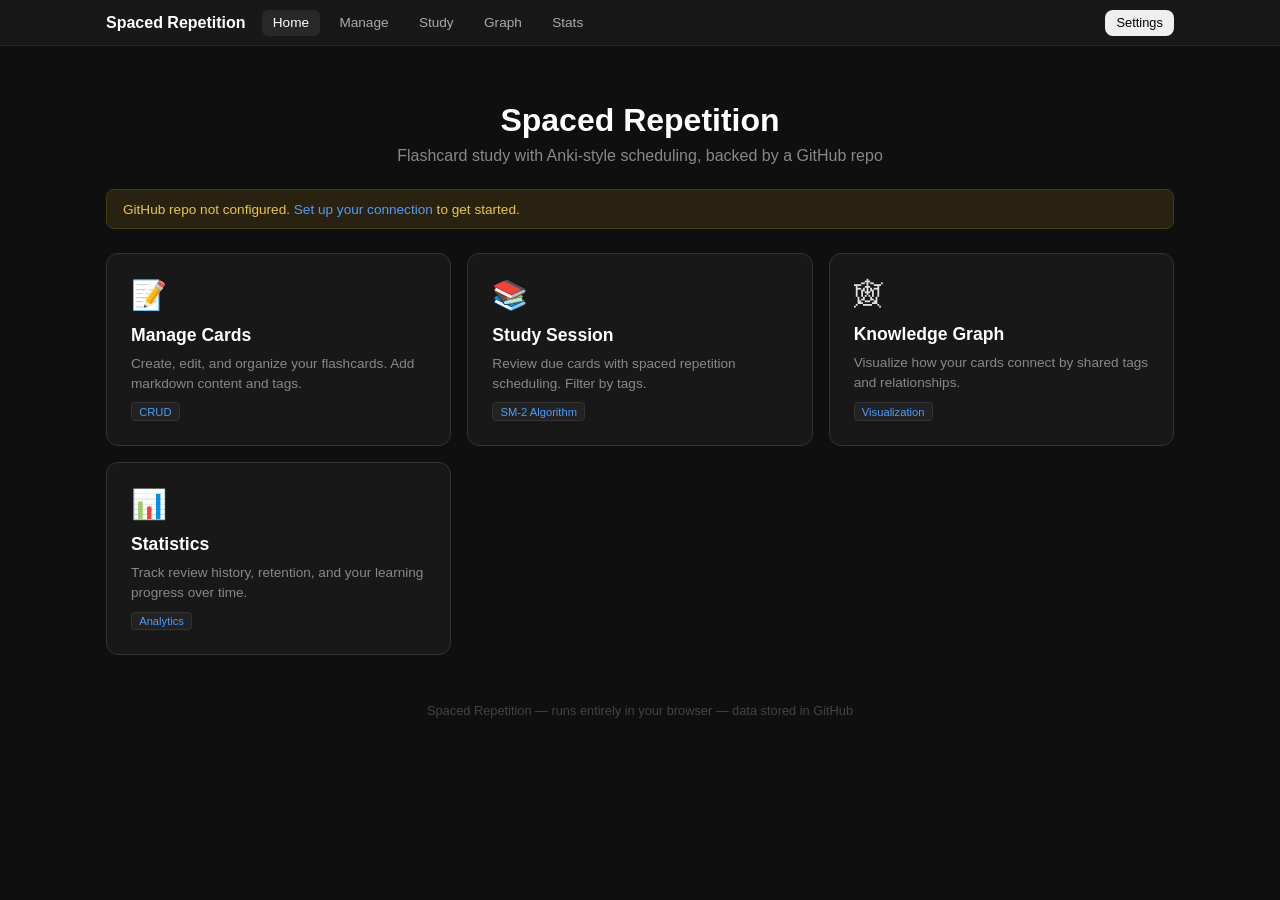
<file: index.html>
<!DOCTYPE html>
<html lang="en">
<head>
  <meta charset="UTF-8">
  <meta name="viewport" content="width=device-width, initial-scale=1.0">
  <title>Spaced Repetition</title>
  <link rel="stylesheet" href="shared.css">
</head>
<body>

<nav class="nav">
  <div class="nav-inner">
    <a href="index.html" class="nav-brand">Spaced Repetition</a>
    <div class="nav-links">
      <a href="index.html" class="active">Home</a>
      <a href="manage.html">Manage</a>
      <a href="study.html">Study</a>
      <a href="graph.html">Graph</a>
      <a href="stats.html">Stats</a>
    </div>
    <div class="nav-right">
      <button class="btn btn-sm" id="settingsBtn" onclick="toggleSettingsModal()">Settings</button>
    </div>
  </div>
</nav>

<div class="container">
  <div style="text-align:center;padding:2.5rem 1rem 1.5rem">
    <h1 style="font-size:2rem;font-weight:700;color:#fff">Spaced Repetition</h1>
    <p style="color:#888;margin-top:.5rem">Flashcard study with Anki-style scheduling, backed by a GitHub repo</p>
  </div>

  <div id="settingsBanner" class="banner banner-warning hidden">
    GitHub repo not configured. <a href="javascript:void(0)" onclick="toggleSettingsModal()">Set up your connection</a> to get started.
  </div>

  <div id="statsSection" class="hidden">
    <div class="stats-grid" id="statsGrid">
      <div class="stat-card">
        <div class="stat-value" id="statTotal">0</div>
        <div class="stat-label">Total Cards</div>
      </div>
      <div class="stat-card">
        <div class="stat-value" id="statDue" style="color:#e8c840">0</div>
        <div class="stat-label">Due Now</div>
      </div>
      <div class="stat-card">
        <div class="stat-value" id="statLearning" style="color:#e8a23a">0</div>
        <div class="stat-label">Learning</div>
      </div>
      <div class="stat-card">
        <div class="stat-value" id="statNew" style="color:#4a9eff">0</div>
        <div class="stat-label">New Today</div>
      </div>
      <div class="stat-card">
        <div class="stat-value" id="statMastered" style="color:#2ecc71">0</div>
        <div class="stat-label">Mastered (21d+)</div>
      </div>
      <div class="stat-card">
        <div class="stat-value" id="statLeech" style="color:#e55">0</div>
        <div class="stat-label">Leeches</div>
      </div>
    </div>
  </div>

  <div class="tools-grid">
    <a href="manage.html" class="tool-card">
      <div class="tool-icon">&#x1F4DD;</div>
      <h3>Manage Cards</h3>
      <p>Create, edit, and organize your flashcards. Add markdown content and tags.</p>
      <span class="tool-tag">CRUD</span>
    </a>

    <a href="study.html" class="tool-card">
      <div class="tool-icon">&#x1F4DA;</div>
      <h3>Study Session</h3>
      <p>Review due cards with spaced repetition scheduling. Filter by tags.</p>
      <span class="tool-tag">SM-2 Algorithm</span>
    </a>

    <a href="graph.html" class="tool-card">
      <div class="tool-icon">&#x1F578;</div>
      <h3>Knowledge Graph</h3>
      <p>Visualize how your cards connect by shared tags and relationships.</p>
      <span class="tool-tag">Visualization</span>
    </a>

    <a href="stats.html" class="tool-card">
      <div class="tool-icon">&#x1F4CA;</div>
      <h3>Statistics</h3>
      <p>Track review history, retention, and your learning progress over time.</p>
      <span class="tool-tag">Analytics</span>
    </a>
  </div>
</div>

<!-- Settings Modal -->
<div class="modal-overlay hidden" id="settingsModal" onclick="if(event.target===this)toggleSettingsModal()">
  <div class="modal">
    <div class="modal-header">
      <h3>GitHub Repo Settings</h3>
      <button class="modal-close" onclick="toggleSettingsModal()">&times;</button>
    </div>
    <div class="modal-body">
      <p class="text-muted" style="margin-bottom:1rem;font-size:.85rem">
        Your data is stored as a JSON file in a GitHub repository. Create a
        <a href="https://github.com/settings/tokens/new?scopes=repo&description=Spaced+Repetition" target="_blank" style="color:#4a9eff">Personal Access Token</a>
        with the <strong>repo</strong> scope. Your token is stored only in this browser's local storage.
      </p>
      <div class="form-field">
        <label>GitHub Token</label>
        <div style="position:relative">
          <input type="password" id="ghTokenInput" placeholder="ghp_xxxxxxxxxxxx" style="width:100%;padding-right:3rem">
          <button class="btn-icon" onclick="toggleTokenVisibility()" style="position:absolute;right:6px;top:50%;transform:translateY(-50%)" title="Toggle visibility" id="toggleVisBtn">&#x1F441;</button>
        </div>
      </div>
      <div class="form-row">
        <div class="form-field">
          <label>Owner</label>
          <input type="text" id="repoOwnerInput" placeholder="e.g. my-username" style="width:100%">
        </div>
        <div class="form-field">
          <label>Repository</label>
          <input type="text" id="repoNameInput" placeholder="e.g. my-flashcards" style="width:100%">
        </div>
      </div>
      <div class="form-row">
        <div class="form-field">
          <label>Branch</label>
          <input type="text" id="repoBranchInput" placeholder="main" style="width:100%">
        </div>
        <div class="form-field">
          <label>File Path</label>
          <input type="text" id="repoPathInput" placeholder="spaced_repetition_data.json" style="width:100%">
        </div>
      </div>
    </div>
    <div class="modal-footer">
      <button class="btn btn-danger" onclick="clearSettings()">Clear</button>
      <div class="spacer"></div>
      <button class="btn btn-primary" onclick="saveSettings()">Save</button>
    </div>
  </div>
</div>

<footer>
  Spaced Repetition &mdash; runs entirely in your browser &mdash; data stored in GitHub
</footer>

<script src="shared.js"></script>
<script>
  function updateBanner() {
    var banner = document.getElementById('settingsBanner');
    var btn = document.getElementById('settingsBtn');
    if (isConfigured()) {
      banner.classList.add('hidden');
      btn.textContent = 'Settings \u2713';
      btn.classList.add('btn-configured');
      loadStats();
    } else {
      banner.classList.remove('hidden');
      btn.textContent = 'Settings';
      btn.classList.remove('btn-configured');
      document.getElementById('statsSection').classList.add('hidden');
    }
  }

  function loadStats() {
    loadDeck().then(function (data) {
      var cards = data.cards || [];
      var due = 0, learning = 0, mastered = 0, leech = 0;
      cards.forEach(function (c) {
        if (isDue(c)) due++;
        if (isLearning(c) && !isNew(c)) learning++;
        if ((c.interval || 0) >= 21 && !isLearning(c)) mastered++;
        if (c.isLeech || (c.lapses || 0) >= getSrsSettings(data).leechThreshold) leech++;
      });
      // "New Today" = brand-new cards still inside today's budget
      var newRemaining = Math.min(
        cards.filter(function (c) { return isNew(c) && isDue(c); }).length,
        getNewBudget(data)
      );

      document.getElementById('statTotal').textContent = cards.length;
      document.getElementById('statDue').textContent = due;
      document.getElementById('statLearning').textContent = learning;
      document.getElementById('statNew').textContent = newRemaining;
      document.getElementById('statMastered').textContent = mastered;
      document.getElementById('statLeech').textContent = leech;
      document.getElementById('statsSection').classList.remove('hidden');
    }).catch(function (err) {
      console.error('Failed to load stats:', err);
    });
  }

  function onSettingsChanged() {
    updateBanner();
  }

  updateBanner();
</script>
</body>
</html>
</file>
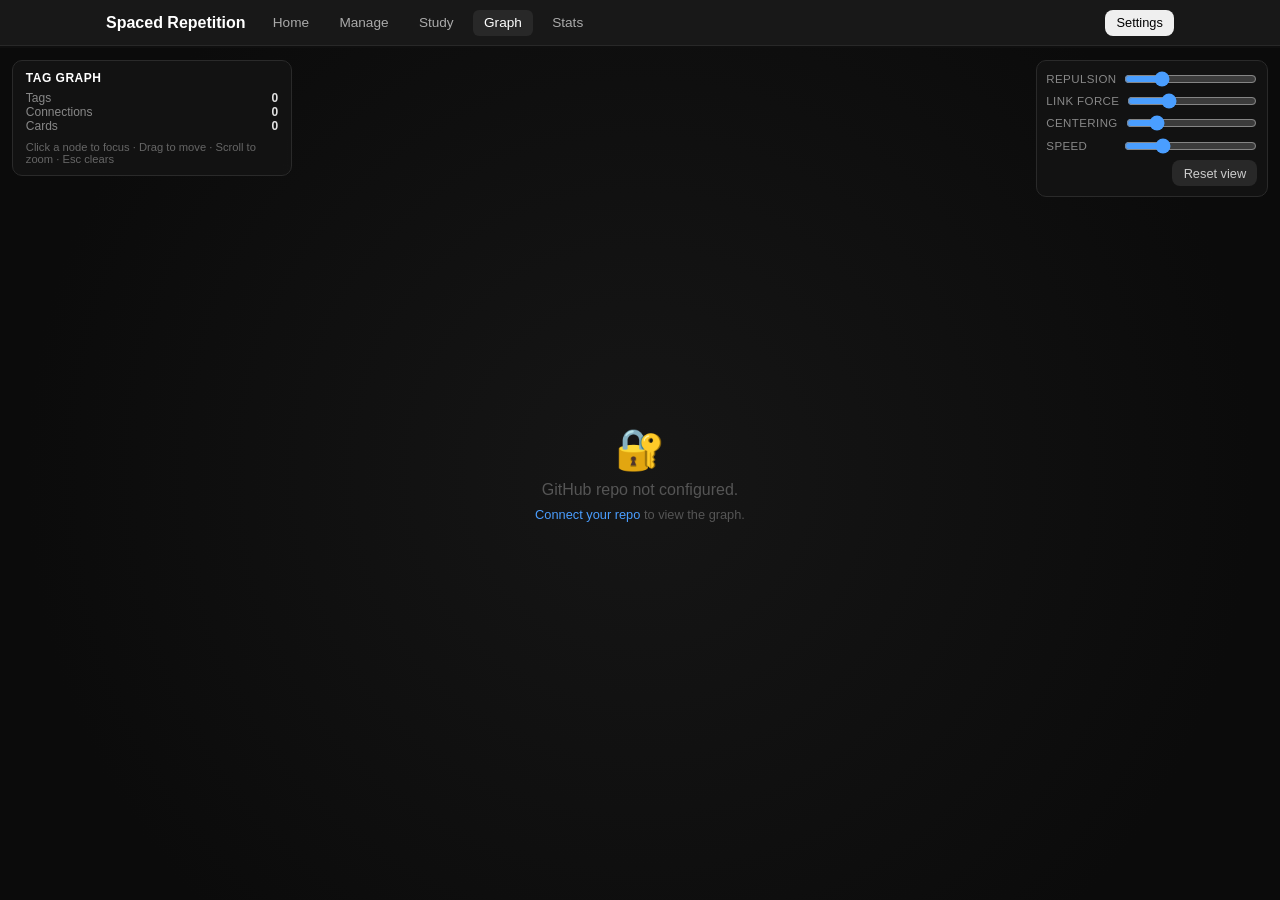
<file: graph.html>
<!DOCTYPE html>
<html lang="en">
<head>
  <meta charset="UTF-8">
  <meta name="viewport" content="width=device-width, initial-scale=1.0">
  <title>Tag Graph &mdash; Spaced Repetition</title>
  <link rel="stylesheet" href="shared.css">
  <style>
    /* Make the graph fill the viewport below the nav */
    body { overflow: hidden; }

    .graph-wrap {
      position: fixed;
      top: 48px; /* below sticky nav */
      left: 0;
      right: 0;
      bottom: 0;
      background:
        radial-gradient(circle at 50% 50%, #161616 0%, #0b0b0b 80%);
    }

    #graphCanvas {
      display: block;
      width: 100%;
      height: 100%;
      cursor: grab;
    }
    #graphCanvas.grabbing { cursor: grabbing; }
    #graphCanvas.dragging-node { cursor: pointer; }

    .graph-overlay {
      position: absolute;
      top: .75rem;
      left: .75rem;
      background: rgba(20,20,20,.85);
      border: 1px solid #2a2a2a;
      border-radius: 10px;
      padding: .6rem .8rem;
      font-size: .8rem;
      color: #bbb;
      backdrop-filter: blur(6px);
      max-width: 280px;
    }

    .graph-overlay h4 {
      font-size: .75rem;
      color: #fff;
      text-transform: uppercase;
      letter-spacing: .5px;
      margin-bottom: .4rem;
    }

    .graph-overlay .stat-line {
      display: flex;
      justify-content: space-between;
      gap: 1rem;
      font-size: .75rem;
      color: #888;
    }
    .graph-overlay .stat-line strong { color: #e0e0e0; font-weight: 600; }

    .graph-controls {
      position: absolute;
      top: .75rem;
      right: .75rem;
      display: flex;
      flex-direction: column;
      gap: .4rem;
      background: rgba(20,20,20,.85);
      border: 1px solid #2a2a2a;
      border-radius: 10px;
      padding: .6rem;
      backdrop-filter: blur(6px);
    }

    .graph-controls .control-row {
      display: flex;
      align-items: center;
      gap: .5rem;
      font-size: .72rem;
      color: #888;
    }
    .graph-controls .control-row label {
      min-width: 70px;
      text-transform: uppercase;
      letter-spacing: .4px;
    }
    .graph-controls input[type=range] {
      flex: 1;
      width: 130px;
      accent-color: #4a9eff;
    }

    .graph-tooltip {
      position: absolute;
      pointer-events: none;
      background: rgba(20,20,20,.95);
      border: 1px solid #333;
      border-radius: 6px;
      padding: .4rem .6rem;
      font-size: .8rem;
      color: #e0e0e0;
      white-space: nowrap;
      transform: translate(-50%, calc(-100% - 8px));
      opacity: 0;
      transition: opacity .12s;
      z-index: 10;
    }
    .graph-tooltip.visible { opacity: 1; }
    .graph-tooltip .tt-count {
      color: #888;
      font-size: .72rem;
      margin-left: .4rem;
    }

    .graph-empty {
      position: absolute;
      inset: 0;
      display: flex;
      align-items: center;
      justify-content: center;
      flex-direction: column;
      gap: .5rem;
      color: #555;
      text-align: center;
      padding: 2rem;
    }
    .graph-empty .empty-icon { font-size: 2.5rem; }
  </style>
</head>
<body>

<nav class="nav">
  <div class="nav-inner">
    <a href="index.html" class="nav-brand">Spaced Repetition</a>
    <div class="nav-links">
      <a href="index.html">Home</a>
      <a href="manage.html">Manage</a>
      <a href="study.html">Study</a>
      <a href="graph.html" class="active">Graph</a>
      <a href="stats.html">Stats</a>
    </div>
    <div class="nav-right">
      <button class="btn btn-sm" id="settingsBtn" onclick="toggleSettingsModal()">Settings</button>
    </div>
  </div>
</nav>

<div class="graph-wrap" id="graphWrap">
  <canvas id="graphCanvas"></canvas>

  <div class="graph-overlay" id="graphOverlay">
    <h4>Tag Graph</h4>
    <div class="stat-line"><span>Tags</span><strong id="statTags">0</strong></div>
    <div class="stat-line"><span>Connections</span><strong id="statLinks">0</strong></div>
    <div class="stat-line"><span>Cards</span><strong id="statCards">0</strong></div>
    <div style="margin-top:.5rem;font-size:.7rem;color:#666">
      Click a node to focus &middot; Drag to move &middot; Scroll to zoom &middot; Esc clears
    </div>
  </div>

  <div class="graph-controls">
    <div class="control-row">
      <label>Repulsion</label>
      <input type="range" id="ctrlRepulsion" min="50" max="3000" step="50" value="800">
    </div>
    <div class="control-row">
      <label>Link force</label>
      <input type="range" id="ctrlLink" min="1" max="100" step="1" value="30">
    </div>
    <div class="control-row">
      <label>Centering</label>
      <input type="range" id="ctrlCenter" min="0" max="100" step="1" value="20">
    </div>
    <div class="control-row">
      <label>Speed</label>
      <input type="range" id="ctrlSpeed" min="0.5" max="10" step="0.5" value="3">
    </div>
    <div class="control-row" style="justify-content:flex-end">
      <button class="btn btn-sm btn-secondary" onclick="resetGraphView()">Reset view</button>
    </div>
  </div>

  <div class="graph-tooltip" id="graphTooltip"></div>

  <div class="graph-empty hidden" id="graphEmpty">
    <div class="empty-icon">&#x1F578;</div>
    <div>No tagged cards yet.</div>
    <div style="font-size:.8rem">Add some tags from <a href="manage.html">Manage</a> to populate the graph.</div>
  </div>

  <div class="loading-state hidden" id="graphLoading" style="position:absolute;inset:0;background:rgba(15,15,15,.8)">
    <div class="spinner"></div>
    <div>Loading deck&hellip;</div>
  </div>
</div>

<!-- Settings Modal (shared markup) -->
<div class="modal-overlay hidden" id="settingsModal" onclick="if(event.target===this)toggleSettingsModal()">
  <div class="modal">
    <div class="modal-header">
      <h3>GitHub Repo Settings</h3>
      <button class="modal-close" onclick="toggleSettingsModal()">&times;</button>
    </div>
    <div class="modal-body">
      <p class="text-muted" style="margin-bottom:1rem;font-size:.85rem">
        Your data is stored as a JSON file in a GitHub repository.
      </p>
      <div class="form-field">
        <label>GitHub Token</label>
        <div style="position:relative">
          <input type="password" id="ghTokenInput" placeholder="ghp_xxxxxxxxxxxx" style="width:100%;padding-right:3rem">
          <button class="btn-icon" onclick="toggleTokenVisibility()" style="position:absolute;right:6px;top:50%;transform:translateY(-50%)" id="toggleVisBtn">&#x1F441;</button>
        </div>
      </div>
      <div class="form-row">
        <div class="form-field">
          <label>Owner</label>
          <input type="text" id="repoOwnerInput" style="width:100%">
        </div>
        <div class="form-field">
          <label>Repository</label>
          <input type="text" id="repoNameInput" style="width:100%">
        </div>
      </div>
      <div class="form-row">
        <div class="form-field">
          <label>Branch</label>
          <input type="text" id="repoBranchInput" style="width:100%">
        </div>
        <div class="form-field">
          <label>File Path</label>
          <input type="text" id="repoPathInput" style="width:100%">
        </div>
      </div>
    </div>
    <div class="modal-footer">
      <button class="btn btn-danger" onclick="clearSettings()">Clear</button>
      <div class="spacer"></div>
      <button class="btn btn-primary" onclick="saveSettings()">Save</button>
    </div>
  </div>
</div>

<script src="shared.js"></script>
<script>
// =============================================================
// Tag Graph – Obsidian-style force-directed visualization
// =============================================================
//
// Build:
//   nodes  = unique tags. node.weight = number of cards with that tag.
//   edges  = unordered tag pairs that co-occur on at least one card.
//            edge.weight = number of cards both tags share.
//
// Forces:
//   - Repulsion: every node pushes every other (Coulomb, F = k/r^2).
//   - Spring  : every edge pulls its endpoints toward a rest length
//               that *shrinks* as edge weight grows, so frequent
//               co-occurrences end up closer together.
//   - Centering: gentle pull toward (0,0) so the graph doesn't drift.
// =============================================================

var canvas = document.getElementById('graphCanvas');
var ctx = canvas.getContext('2d');
var tooltipEl = document.getElementById('graphTooltip');

// Simulation state
var nodes = [];            // [{id, weight, radius, x, y, vx, vy, fx, fy}]
var edges = [];            // [{a, b, weight, rest}]
var nodeById = {};         // id -> node

// View transform
var view = { x: 0, y: 0, scale: 1 };
var dragging = null;       // { node } | { pan: true, startX, startY, viewX, viewY }
var hoverNode = null;

// Selection state — set by clicking a node. When non-null, only the
// selected tag and its strongest-linked neighbors render at full
// opacity; everything else dims into the background.
var selectedNode = null;
var selectedNeighborIds = {};   // id -> true (does NOT include selectedNode itself)
var selectedEdgeKeys = {};      // "a||b" -> true (edges from selected to a kept neighbor)

// "Strongest" cutoff: keep edges whose weight >= max-adjacent-weight * this.
// 0.5 means "the half-strongest links survive." Tweak to taste.
var SELECTION_STRENGTH_THRESHOLD = 0.5;

// Click-vs-drag detection (set on mousedown, read on mouseup)
var pressInfo = null;          // { x, y, t, node } | null

// Tunables (live-bound to range inputs)
var params = {
  repulsion: 800,
  linkStrength: 30 / 1000,   // scaled below
  centering: 20 / 5000,
  speed: 3                   // simulation-time multiplier
};

// Damping rate per simulated second. Tuned so a single 1/60s step
// matches the old per-frame factor of 0.85 (ln(0.85) / (1/60) ≈ 9.74).
// Using exp(-rate*dt) means the same total damping is applied no
// matter how many substeps we cram into one real frame.
var DAMP_RATE = 9.74;
// Largest integration step we'll allow. Springs get stiffer with edge
// weight, so we cap dt to stay stable when params.speed is high.
var MAX_SUB_DT = 1 / 120;

// =============================================================
// Build nodes & edges from cards
// =============================================================

function buildGraph(cards) {
  nodes = [];
  edges = [];
  nodeById = {};
  // Drop any stale selection — the node objects are about to be replaced.
  clearSelection();
  hoverNode = null;

  var tagCounts = {};                  // tag -> number of cards
  var pairCounts = {};                 // "a||b" (sorted) -> co-occurrence

  cards.forEach(function (c) {
    var tags = (c.tags || []).slice();
    // De-dupe tags within a card so a single card can't double-count
    var seen = {};
    tags = tags.filter(function (t) {
      if (!t || seen[t]) return false;
      seen[t] = true;
      return true;
    });

    tags.forEach(function (t) {
      tagCounts[t] = (tagCounts[t] || 0) + 1;
    });

    // All unordered pairs from this card's tags
    for (var i = 0; i < tags.length; i++) {
      for (var j = i + 1; j < tags.length; j++) {
        var a = tags[i], b = tags[j];
        var key = a < b ? a + '||' + b : b + '||' + a;
        pairCounts[key] = (pairCounts[key] || 0) + 1;
      }
    }
  });

  var tagNames = Object.keys(tagCounts);
  var maxCount = 1;
  tagNames.forEach(function (t) { if (tagCounts[t] > maxCount) maxCount = tagCounts[t]; });

  // Position nodes initially on a circle so the layout starts spread out
  var R = Math.min(canvas.width, canvas.height) * 0.25 / view.scale;
  tagNames.forEach(function (t, i) {
    var angle = (i / Math.max(1, tagNames.length)) * Math.PI * 2;
    var weight = tagCounts[t];
    // Radius scales with sqrt(frequency) so area ~ frequency.
    var radius = 6 + Math.sqrt(weight) * 5;
    var n = {
      id: t,
      weight: weight,
      radius: radius,
      x: Math.cos(angle) * R + (Math.random() - 0.5) * 20,
      y: Math.sin(angle) * R + (Math.random() - 0.5) * 20,
      vx: 0, vy: 0,
      fx: 0, fy: 0
    };
    nodes.push(n);
    nodeById[t] = n;
  });

  Object.keys(pairCounts).forEach(function (key) {
    var parts = key.split('||');
    var w = pairCounts[key];
    // Rest length: more co-occurrences -> shorter desired length.
    // Map weight=1 -> ~180px, weight grows -> 1/sqrt(w) scaling.
    var rest = 50 + 150 / Math.sqrt(w);
    edges.push({ a: parts[0], b: parts[1], weight: w, rest: rest });
  });

  assignNodeColors();

  // Update overlay stats
  document.getElementById('statTags').textContent = nodes.length;
  document.getElementById('statLinks').textContent = edges.length;
  document.getElementById('statCards').textContent = cards.length;

  document.getElementById('graphEmpty').classList.toggle('hidden', nodes.length > 0);
}

// =============================================================
// Node coloring
// =============================================================
//
// Walk nodes from largest to smallest. For each node:
//   - if none of its already-colored neighbors have a color yet, seed it
//     with a fresh random vivid hue;
//   - otherwise "consume" the colored neighbors: a single colored neighbor
//     hands its color straight down, and multiple colored neighbors get
//     blended (averaged in RGB). This makes connected clusters share a
//     family of related hues while distinct clusters stay distinct.

function hslToRgb(h, s, l) {
  // h in [0,360), s/l in [0,1]
  var c = (1 - Math.abs(2 * l - 1)) * s;
  var hp = h / 60;
  var x = c * (1 - Math.abs((hp % 2) - 1));
  var r = 0, g = 0, b = 0;
  if (hp < 1) { r = c; g = x; }
  else if (hp < 2) { r = x; g = c; }
  else if (hp < 3) { g = c; b = x; }
  else if (hp < 4) { g = x; b = c; }
  else if (hp < 5) { r = x; b = c; }
  else { r = c; b = x; }
  var m = l - c / 2;
  return {
    r: Math.round((r + m) * 255),
    g: Math.round((g + m) * 255),
    b: Math.round((b + m) * 255)
  };
}

function randomVividColor() {
  // Bright, saturated colors so nodes pop against the dark background.
  var h = Math.random() * 360;
  var s = 0.65 + Math.random() * 0.25;   // 65–90%
  var l = 0.55 + Math.random() * 0.12;   // 55–67%
  return hslToRgb(h, s, l);
}

var DEFAULT_NODE_COLOR = { r: 122, g: 167, b: 220 };

function assignNodeColors() {
  // Adjacency list keyed by node id.
  var adj = {};
  nodes.forEach(function (n) { adj[n.id] = []; n.color = null; });
  edges.forEach(function (e) {
    if (adj[e.a] && adj[e.b]) {
      adj[e.a].push(e.b);
      adj[e.b].push(e.a);
    }
  });

  // Largest weight first so the busiest tags seed the palette.
  var order = nodes.slice().sort(function (a, b) { return b.weight - a.weight; });

  order.forEach(function (n) {
    var colored = adj[n.id]
      .map(function (id) { return nodeById[id]; })
      .filter(function (m) { return m && m.color; });

    if (!colored.length) {
      n.color = randomVividColor();
      return;
    }

    // Consume / blend the colored neighbors' colors.
    var r = 0, g = 0, b = 0;
    colored.forEach(function (m) { r += m.color.r; g += m.color.g; b += m.color.b; });
    var k = colored.length;
    n.color = {
      r: Math.round(r / k),
      g: Math.round(g / k),
      b: Math.round(b / k)
    };
  });
}

function nodeColor(n) {
  return (n && n.color) || DEFAULT_NODE_COLOR;
}

function rgbStr(c, alpha) {
  if (alpha == null) return 'rgb(' + c.r + ',' + c.g + ',' + c.b + ')';
  return 'rgba(' + c.r + ',' + c.g + ',' + c.b + ',' + alpha + ')';
}

// Mix a color toward white by t (0..1) — used to brighten on hover/select.
function lighten(c, t) {
  return {
    r: Math.round(c.r + (255 - c.r) * t),
    g: Math.round(c.g + (255 - c.g) * t),
    b: Math.round(c.b + (255 - c.b) * t)
  };
}

// Average two colors — used to tint edges from their endpoints.
function blend(c1, c2) {
  return {
    r: Math.round((c1.r + c2.r) / 2),
    g: Math.round((c1.g + c2.g) / 2),
    b: Math.round((c1.b + c2.b) / 2)
  };
}

// =============================================================
// Physics step (semi-implicit Euler)
// =============================================================

function step(dt) {
  if (!nodes.length) return;

  // Reset forces
  for (var i = 0; i < nodes.length; i++) {
    nodes[i].fx = 0;
    nodes[i].fy = 0;
  }

  // Repulsion (O(n^2) — fine for the tag counts we expect)
  var rep = params.repulsion;
  for (var i = 0; i < nodes.length; i++) {
    var a = nodes[i];
    for (var j = i + 1; j < nodes.length; j++) {
      var b = nodes[j];
      var dx = a.x - b.x;
      var dy = a.y - b.y;
      var d2 = dx * dx + dy * dy;
      if (d2 < 0.01) { d2 = 0.01; dx = Math.random(); dy = Math.random(); }
      var d = Math.sqrt(d2);
      var f = rep / d2;
      var fx = (dx / d) * f;
      var fy = (dy / d) * f;
      a.fx += fx; a.fy += fy;
      b.fx -= fx; b.fy -= fy;
    }
  }

  // Spring attraction along edges
  var k = params.linkStrength;
  for (var i = 0; i < edges.length; i++) {
    var e = edges[i];
    var a = nodeById[e.a];
    var b = nodeById[e.b];
    if (!a || !b) continue;
    var dx = b.x - a.x;
    var dy = b.y - a.y;
    var d = Math.sqrt(dx * dx + dy * dy) || 0.01;
    var diff = d - e.rest;
    // Stiffer springs for heavier edges so they shorten more aggressively
    var stiffness = k * (1 + Math.log(1 + e.weight));
    var f = diff * stiffness;
    var fx = (dx / d) * f;
    var fy = (dy / d) * f;
    a.fx += fx; a.fy += fy;
    b.fx -= fx; b.fy -= fy;
  }

  // Centering & integrate
  var c = params.centering;
  var damp = Math.exp(-DAMP_RATE * dt);
  for (var i = 0; i < nodes.length; i++) {
    var n = nodes[i];
    if (n === (dragging && dragging.node)) {
      // Pinned to cursor — physics ignored.
      n.vx = 0; n.vy = 0;
      continue;
    }
    n.fx += -n.x * c;
    n.fy += -n.y * c;
    n.vx = (n.vx + n.fx * dt) * damp;
    n.vy = (n.vy + n.fy * dt) * damp;
    // Clamp absurd velocities (early simulation can overshoot)
    var sp = Math.sqrt(n.vx * n.vx + n.vy * n.vy);
    var maxSp = 200;
    if (sp > maxSp) { n.vx *= maxSp / sp; n.vy *= maxSp / sp; }
    n.x += n.vx * dt;
    n.y += n.vy * dt;
  }
}

// =============================================================
// Selection
// =============================================================

function edgeKey(a, b) {
  return a < b ? a + '||' + b : b + '||' + a;
}

function selectNode(node) {
  selectedNode = node;
  selectedNeighborIds = {};
  selectedEdgeKeys = {};
  if (!node) return;

  // Find every edge touching the selected node and its other endpoint.
  var adjacent = [];   // [{ otherId, weight, key }]
  for (var i = 0; i < edges.length; i++) {
    var e = edges[i];
    var other = null;
    if (e.a === node.id) other = e.b;
    else if (e.b === node.id) other = e.a;
    if (other === null) continue;
    adjacent.push({ otherId: other, weight: e.weight, key: edgeKey(e.a, e.b) });
  }
  if (!adjacent.length) return;

  // Keep neighbors whose edge weight is at or above the threshold,
  // measured against the strongest adjacent edge. This adapts: a tag
  // with one weight-5 link and many weight-1 links keeps just the 5.
  var maxW = 0;
  for (var i = 0; i < adjacent.length; i++) {
    if (adjacent[i].weight > maxW) maxW = adjacent[i].weight;
  }
  var cutoff = Math.max(1, maxW * SELECTION_STRENGTH_THRESHOLD);
  for (var i = 0; i < adjacent.length; i++) {
    var a = adjacent[i];
    if (a.weight >= cutoff) {
      selectedNeighborIds[a.otherId] = true;
      selectedEdgeKeys[a.key] = true;
    }
  }
}

function clearSelection() {
  selectedNode = null;
  selectedNeighborIds = {};
  selectedEdgeKeys = {};
}

// =============================================================
// Rendering
// =============================================================

// Draw a single edge. `state` is 'highlight' | 'normal' | 'dim'.
function drawEdge(e, a, b, state) {
  var alpha, width, color;
  var tint = blend(nodeColor(a), nodeColor(b));
  if (state === 'dim') {
    alpha = 0.05;
    width = 0.4 + Math.sqrt(e.weight) * 0.3;
    color = rgbStr(tint, alpha);
  } else if (state === 'highlight') {
    alpha = 0.85;
    width = 1.4 + Math.sqrt(e.weight) * 0.7;
    color = rgbStr(lighten(tint, 0.2), alpha);
  } else {
    alpha = 0.18 + Math.min(0.4, e.weight * 0.05);
    width = 0.5 + Math.sqrt(e.weight) * 0.4;
    color = rgbStr(tint, alpha);
  }
  ctx.strokeStyle = color;
  ctx.lineWidth = width;
  ctx.beginPath();
  ctx.moveTo(a.x, a.y);
  ctx.lineTo(b.x, b.y);
  ctx.stroke();
}

// Draw a single node + label. `state` is 'selected' | 'neighbor' | 'normal' | 'dim'.
function drawNode(n, state) {
  var fill, stroke, strokeWidth, labelAlpha;
  var labelBase = Math.min(1, view.scale * 1.2 - 0.1);
  var col = nodeColor(n);

  if (state === 'dim') {
    fill = rgbStr(col, 0.18);
    stroke = 'rgba(255,255,255,0.06)';
    strokeWidth = 1;
    labelAlpha = labelBase * 0.2;
  } else if (state === 'selected') {
    fill = rgbStr(lighten(col, 0.15));
    stroke = '#fff';
    strokeWidth = 2.5;
    labelAlpha = 1;
  } else if (state === 'neighbor') {
    fill = rgbStr(lighten(col, 0.1));
    stroke = 'rgba(255,255,255,0.55)';
    strokeWidth = 1.5;
    labelAlpha = 1;
  } else {
    fill = (hoverNode === n) ? rgbStr(lighten(col, 0.25)) : rgbStr(col);
    stroke = (hoverNode === n) ? '#fff' : 'rgba(255,255,255,.25)';
    strokeWidth = (hoverNode === n) ? 2 : 1;
    labelAlpha = (hoverNode === n) ? 1 : labelBase;
  }

  ctx.beginPath();
  ctx.fillStyle = fill;
  ctx.arc(n.x, n.y, n.radius, 0, Math.PI * 2);
  ctx.fill();
  ctx.lineWidth = strokeWidth;
  ctx.strokeStyle = stroke;
  ctx.stroke();

  if (labelAlpha > 0.05) {
    ctx.font = (10 + Math.min(6, Math.sqrt(n.weight))) + 'px -apple-system, BlinkMacSystemFont, "Segoe UI", sans-serif';
    ctx.fillStyle = 'rgba(230,230,230,' + labelAlpha + ')';
    ctx.textAlign = 'center';
    ctx.textBaseline = 'top';
    ctx.fillText(n.id, n.x, n.y + n.radius + 3);
  }
}

function draw() {
  // resizeCanvas() stashes logical (CSS-pixel) dims here so we draw in
  // CSS space while the canvas backing store stays DPR-scaled.
  var w = canvas._logicalW || canvas.width;
  var h = canvas._logicalH || canvas.height;
  ctx.clearRect(0, 0, w, h);

  ctx.save();
  ctx.translate(w / 2 + view.x, h / 2 + view.y);
  ctx.scale(view.scale, view.scale);
  ctx.lineCap = 'round';

  if (selectedNode) {
    // ----- Selection mode: dim everything, then layer the focus on top.

    // 1. Dim edges that don't survive the strength cutoff.
    for (var i = 0; i < edges.length; i++) {
      var e = edges[i];
      var a = nodeById[e.a]; var b = nodeById[e.b];
      if (!a || !b) continue;
      if (selectedEdgeKeys[edgeKey(e.a, e.b)]) continue;
      drawEdge(e, a, b, 'dim');
    }
    // 2. Dim nodes that aren't the selected one or a kept neighbor.
    for (var i = 0; i < nodes.length; i++) {
      var n = nodes[i];
      if (n === selectedNode || selectedNeighborIds[n.id]) continue;
      drawNode(n, 'dim');
    }
    // 3. Highlighted edges over the dim layer.
    for (var i = 0; i < edges.length; i++) {
      var e = edges[i];
      if (!selectedEdgeKeys[edgeKey(e.a, e.b)]) continue;
      var a = nodeById[e.a]; var b = nodeById[e.b];
      if (!a || !b) continue;
      drawEdge(e, a, b, 'highlight');
    }
    // 4. Neighbor nodes on top of edges.
    for (var i = 0; i < nodes.length; i++) {
      var n = nodes[i];
      if (selectedNeighborIds[n.id]) drawNode(n, 'neighbor');
    }
    // 5. Selected node last — guaranteed to sit on top of everything.
    drawNode(selectedNode, 'selected');
  } else {
    // ----- Normal mode: edges first, then all nodes.
    for (var i = 0; i < edges.length; i++) {
      var e = edges[i];
      var a = nodeById[e.a]; var b = nodeById[e.b];
      if (!a || !b) continue;
      var hovered = hoverNode && (hoverNode.id === e.a || hoverNode.id === e.b);
      drawEdge(e, a, b, hovered ? 'highlight' : 'normal');
    }
    for (var i = 0; i < nodes.length; i++) {
      drawNode(nodes[i], 'normal');
    }
  }

  ctx.restore();
}

// =============================================================
// Main loop
// =============================================================

var lastFrame = performance.now();
function tick(now) {
  var frameDt = Math.min(0.05, (now - lastFrame) / 1000);
  lastFrame = now;
  // Scale how much simulation time elapses per real frame, then break
  // it into MAX_SUB_DT-sized chunks so stiff springs don't explode at
  // high speeds.
  var simDt = frameDt * params.speed;
  var nSub = Math.max(1, Math.ceil(simDt / MAX_SUB_DT));
  var subDt = simDt / nSub;
  for (var s = 0; s < nSub; s++) step(subDt);
  draw();
  requestAnimationFrame(tick);
}

// =============================================================
// Interaction: drag nodes, pan, zoom
// =============================================================

function canvasToWorld(cx, cy) {
  return {
    x: (cx - canvas.width / 2 - view.x) / view.scale,
    y: (cy - canvas.height / 2 - view.y) / view.scale
  };
}

function pickNode(cx, cy) {
  var p = canvasToWorld(cx, cy);
  // Reverse order so visually-topmost wins
  for (var i = nodes.length - 1; i >= 0; i--) {
    var n = nodes[i];
    var dx = n.x - p.x;
    var dy = n.y - p.y;
    if (dx * dx + dy * dy <= (n.radius + 2) * (n.radius + 2)) {
      return n;
    }
  }
  return null;
}

canvas.addEventListener('mousedown', function (e) {
  var rect = canvas.getBoundingClientRect();
  var cx = e.clientX - rect.left;
  var cy = e.clientY - rect.top;
  var n = pickNode(cx, cy);
  // Record press info — mouseup decides click vs. drag from displacement.
  pressInfo = { x: cx, y: cy, t: performance.now(), node: n };
  if (n) {
    dragging = { node: n };
    canvas.classList.add('dragging-node');
  } else {
    dragging = { pan: true, startX: cx, startY: cy, viewX: view.x, viewY: view.y };
    canvas.classList.add('grabbing');
  }
});

window.addEventListener('mousemove', function (e) {
  var rect = canvas.getBoundingClientRect();
  var cx = e.clientX - rect.left;
  var cy = e.clientY - rect.top;

  if (dragging && dragging.node) {
    var p = canvasToWorld(cx, cy);
    dragging.node.x = p.x;
    dragging.node.y = p.y;
    dragging.node.vx = 0;
    dragging.node.vy = 0;
    return;
  }
  if (dragging && dragging.pan) {
    view.x = dragging.viewX + (cx - dragging.startX);
    view.y = dragging.viewY + (cy - dragging.startY);
    return;
  }

  // Hover
  var n = pickNode(cx, cy);
  if (n !== hoverNode) {
    hoverNode = n;
    if (n) {
      tooltipEl.innerHTML = '<strong>' + escapeHtml(n.id) +
        '</strong><span class="tt-count">' + n.weight + ' card' + (n.weight === 1 ? '' : 's') + '</span>';
      tooltipEl.classList.add('visible');
    } else {
      tooltipEl.classList.remove('visible');
    }
  }
  if (n) {
    tooltipEl.style.left = (e.clientX - rect.left) + 'px';
    tooltipEl.style.top = (e.clientY - rect.top) + 'px';
  }
});

window.addEventListener('mouseup', function (e) {
  // Decide whether this was a click (select / deselect) or a drag.
  if (pressInfo) {
    var rect = canvas.getBoundingClientRect();
    var cx = e.clientX - rect.left;
    var cy = e.clientY - rect.top;
    var dx = cx - pressInfo.x;
    var dy = cy - pressInfo.y;
    var moved = Math.sqrt(dx * dx + dy * dy);
    var elapsed = performance.now() - pressInfo.t;
    var isClick = moved < 4 && elapsed < 400;
    if (isClick) {
      if (pressInfo.node) {
        // Toggle: re-clicking the selected node clears the focus.
        if (selectedNode === pressInfo.node) clearSelection();
        else selectNode(pressInfo.node);
      } else {
        clearSelection();
      }
    }
  }
  pressInfo = null;
  dragging = null;
  canvas.classList.remove('grabbing', 'dragging-node');
});

// ESC clears the selection (in addition to the shared.js modal handler).
document.addEventListener('keydown', function (e) {
  if (e.key === 'Escape' && selectedNode) {
    clearSelection();
  }
});

canvas.addEventListener('wheel', function (e) {
  e.preventDefault();
  var rect = canvas.getBoundingClientRect();
  var cx = e.clientX - rect.left;
  var cy = e.clientY - rect.top;
  var before = canvasToWorld(cx, cy);
  var factor = Math.exp(-e.deltaY * 0.001);
  view.scale = Math.max(0.15, Math.min(4, view.scale * factor));
  var after = canvasToWorld(cx, cy);
  // Zoom toward cursor
  view.x += (after.x - before.x) * view.scale;
  view.y += (after.y - before.y) * view.scale;
}, { passive: false });

function resetGraphView() {
  view.x = 0;
  view.y = 0;
  view.scale = 1;
}
window.resetGraphView = resetGraphView;

function escapeHtml(s) {
  return String(s).replace(/[&<>"']/g, function (c) {
    return { '&': '&amp;', '<': '&lt;', '>': '&gt;', '"': '&quot;', "'": '&#39;' }[c];
  });
}

// =============================================================
// Wiring up controls + resize + data load
// =============================================================

function resizeCanvas() {
  var wrap = document.getElementById('graphWrap');
  var dpr = window.devicePixelRatio || 1;
  var w = wrap.clientWidth;
  var h = wrap.clientHeight;
  canvas.width = w * dpr;
  canvas.height = h * dpr;
  canvas.style.width = w + 'px';
  canvas.style.height = h + 'px';
  ctx.setTransform(dpr, 0, 0, dpr, 0, 0);
  // Internally, draw() treats canvas.width/height as already-scaled,
  // so adjust by re-overriding the transform with the right "logical" size.
  // We'll keep things simple by storing logical dims:
  canvas._logicalW = w;
  canvas._logicalH = h;
}

window.addEventListener('resize', resizeCanvas);

document.getElementById('ctrlRepulsion').addEventListener('input', function (e) {
  params.repulsion = +e.target.value;
});
document.getElementById('ctrlLink').addEventListener('input', function (e) {
  params.linkStrength = +e.target.value / 1000;
});
document.getElementById('ctrlCenter').addEventListener('input', function (e) {
  params.centering = +e.target.value / 5000;
});
document.getElementById('ctrlSpeed').addEventListener('input', function (e) {
  params.speed = +e.target.value;
});

function loadGraphData() {
  var loadingEl = document.getElementById('graphLoading');
  loadingEl.classList.remove('hidden');
  loadDeck().then(function (data) {
    buildGraph(data.cards || []);
    loadingEl.classList.add('hidden');
  }).catch(function (err) {
    console.error('Failed to load deck:', err);
    loadingEl.classList.add('hidden');
    showToast('Failed to load deck: ' + err.message, 'error');
  });
}

function onSettingsChanged() {
  loadGraphData();
}

// Start
resizeCanvas();
requestAnimationFrame(tick);

if (isConfigured()) {
  loadGraphData();
} else {
  document.getElementById('graphEmpty').classList.remove('hidden');
  document.getElementById('graphEmpty').innerHTML =
    '<div class="empty-icon">&#x1F510;</div>' +
    '<div>GitHub repo not configured.</div>' +
    '<div style="font-size:.8rem"><a href="javascript:void(0)" onclick="toggleSettingsModal()">Connect your repo</a> to view the graph.</div>';
}
</script>
</body>
</html>
</file>
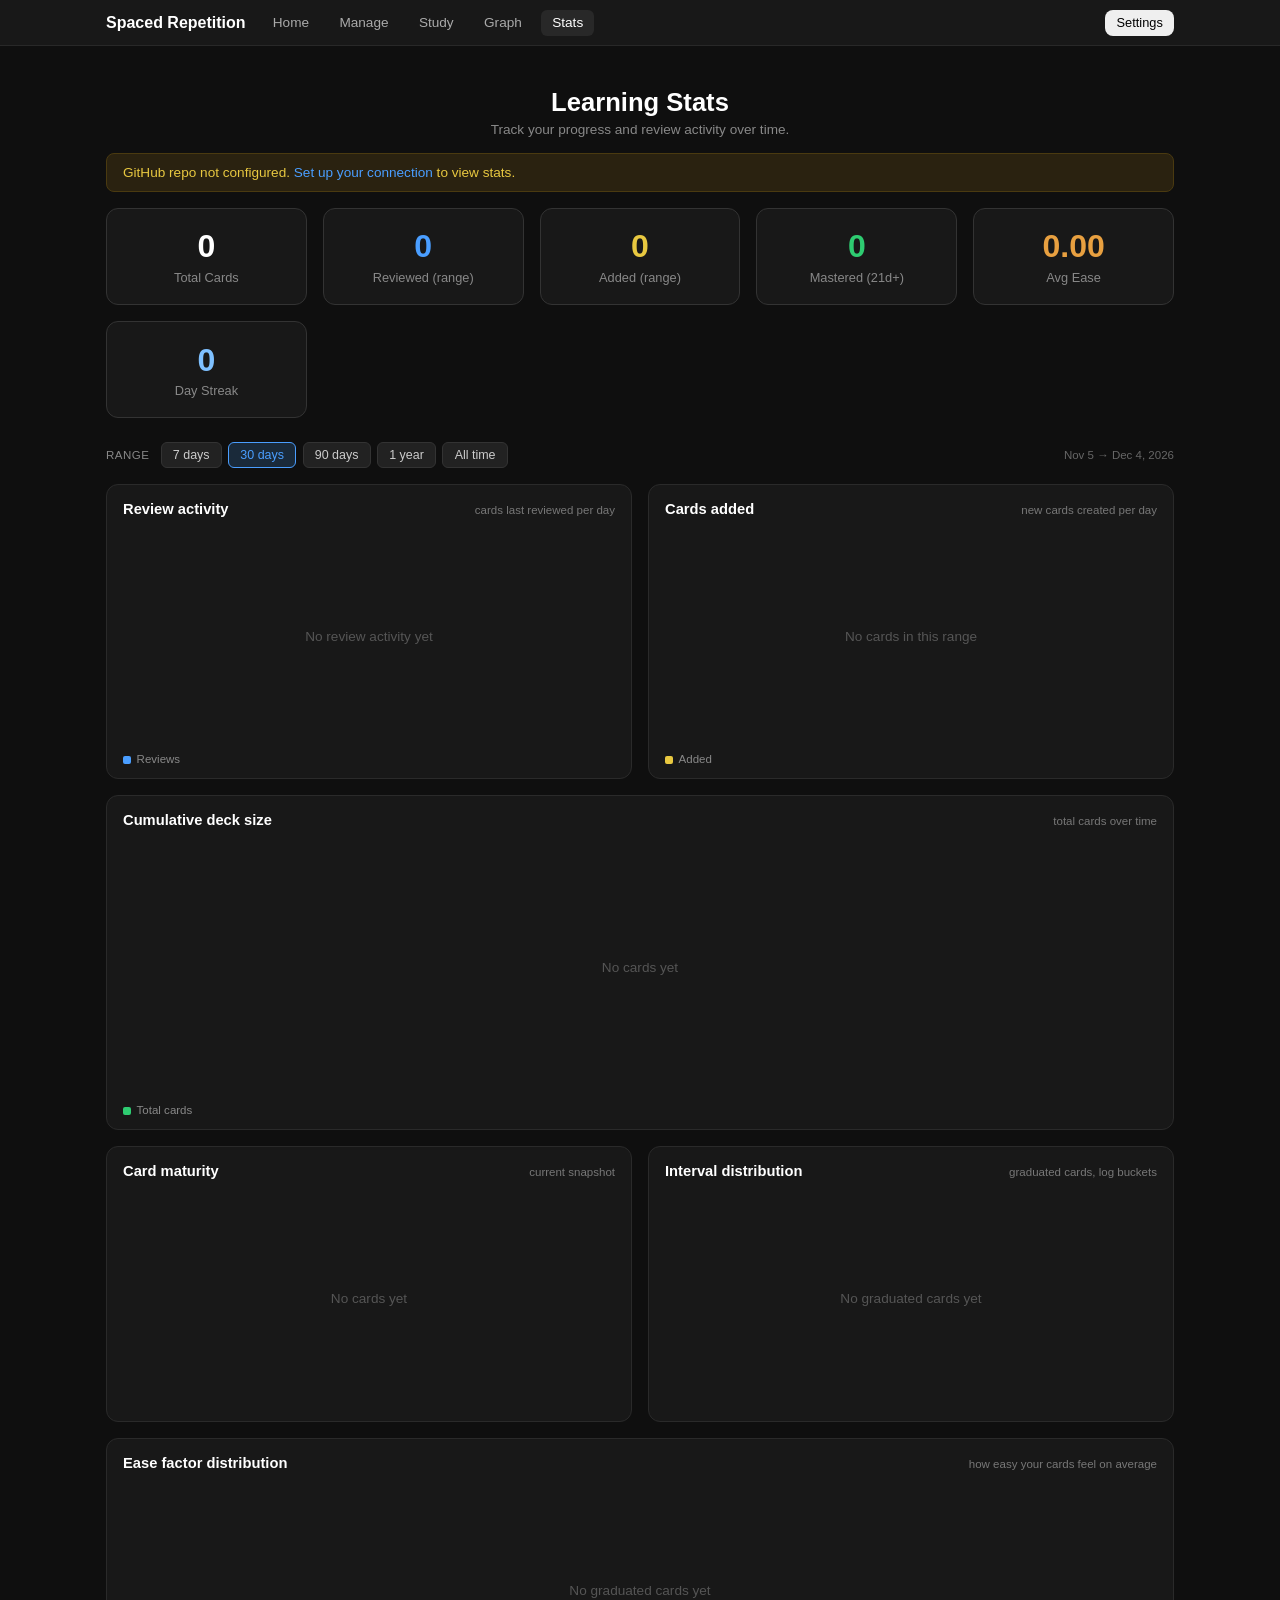
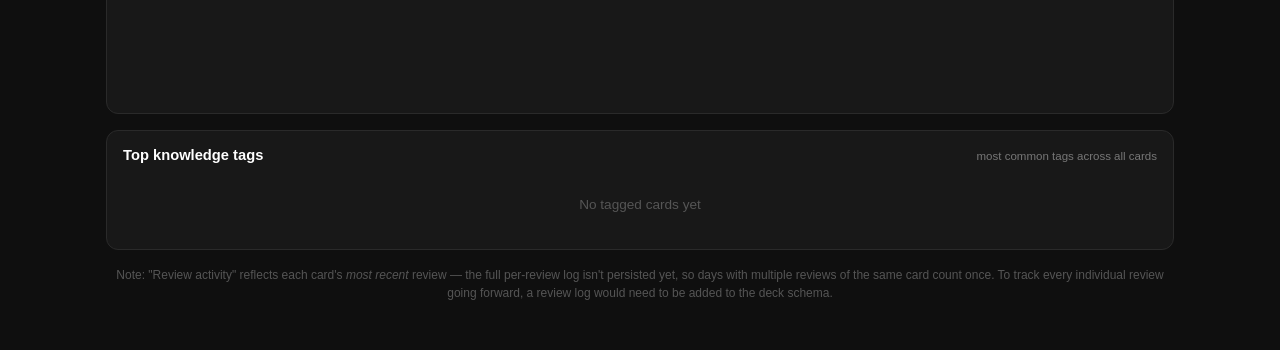
<file: stats.html>
<!DOCTYPE html>
<html lang="en">
<head>
  <meta charset="UTF-8">
  <meta name="viewport" content="width=device-width, initial-scale=1.0">
  <title>Stats &mdash; Spaced Repetition</title>
  <link rel="stylesheet" href="shared.css">
  <style>
    .stats-toolbar {
      display: flex;
      flex-wrap: wrap;
      align-items: center;
      gap: .4rem;
      margin-bottom: 1rem;
    }
    .stats-toolbar .toolbar-label {
      font-size: .72rem;
      color: #888;
      text-transform: uppercase;
      letter-spacing: .5px;
      margin-right: .3rem;
    }
    .range-btn {
      background: #222;
      border: 1px solid #333;
      color: #ccc;
      padding: .3rem .7rem;
      border-radius: 6px;
      font-size: .78rem;
      cursor: pointer;
      transition: background .12s, border-color .12s, color .12s;
    }
    .range-btn:hover { border-color: #4a9eff; color: #fff; }
    .range-btn.active { background: #1a2a3a; border-color: #4a9eff; color: #4a9eff; }

    /* Two-column chart grid for medium+ screens */
    .charts-grid {
      display: grid;
      grid-template-columns: repeat(auto-fit, minmax(420px, 1fr));
      gap: 1rem;
      margin-bottom: 1rem;
    }

    .chart-panel {
      background: #181818;
      border: 1px solid #2a2a2a;
      border-radius: 12px;
      padding: 1rem 1rem .8rem;
    }

    .chart-panel.full { grid-column: 1 / -1; }

    .chart-header {
      display: flex;
      align-items: baseline;
      justify-content: space-between;
      margin-bottom: .6rem;
      gap: 1rem;
    }
    .chart-header h3 {
      font-size: .92rem;
      font-weight: 600;
      color: #fff;
    }
    .chart-header .chart-sub {
      font-size: .72rem;
      color: #777;
    }

    .chart-canvas-wrap {
      position: relative;
      width: 100%;
      height: 220px;
    }
    .chart-canvas-wrap canvas {
      display: block;
      width: 100%;
      height: 100%;
    }
    .chart-canvas-wrap.tall { height: 260px; }

    .chart-empty {
      position: absolute;
      inset: 0;
      display: flex;
      align-items: center;
      justify-content: center;
      color: #555;
      font-size: .85rem;
    }

    .legend {
      display: flex;
      flex-wrap: wrap;
      gap: .8rem;
      margin-top: .4rem;
      font-size: .72rem;
      color: #888;
    }
    .legend .dot {
      display: inline-block;
      width: 8px;
      height: 8px;
      border-radius: 2px;
      margin-right: .35rem;
      vertical-align: middle;
    }

    /* Tooltip shared across charts */
    .chart-tooltip {
      position: fixed;
      pointer-events: none;
      background: rgba(20,20,20,.96);
      border: 1px solid #333;
      border-radius: 6px;
      padding: .4rem .55rem;
      font-size: .75rem;
      color: #e0e0e0;
      transform: translate(-50%, calc(-100% - 10px));
      opacity: 0;
      transition: opacity .12s;
      white-space: nowrap;
      z-index: 200;
    }
    .chart-tooltip.visible { opacity: 1; }

    /* Top tags table */
    .tags-table {
      width: 100%;
      border-collapse: collapse;
      font-size: .82rem;
    }
    .tags-table th {
      text-align: left;
      font-weight: 600;
      color: #888;
      font-size: .68rem;
      text-transform: uppercase;
      letter-spacing: .5px;
      padding: .4rem .6rem;
      border-bottom: 1px solid #2a2a2a;
    }
    .tags-table td {
      padding: .45rem .6rem;
      border-bottom: 1px solid #202020;
      color: #ddd;
    }
    .tags-table tbody tr:last-child td { border-bottom: none; }
    .tags-table tbody tr:hover td { background: #1f1f1f; }
    .tags-table .rank { color: #666; font-variant-numeric: tabular-nums; }
    .tags-table .tag-name {
      color: #c9b3f0;
      font-weight: 500;
    }
    .tags-table .num { text-align: right; font-variant-numeric: tabular-nums; }
    .tags-table .share { color: #888; }
    .tags-table .bar-cell { padding: 0 .6rem; }
    .tags-table .bar-track {
      position: relative;
      height: 6px;
      background: #222;
      border-radius: 3px;
      overflow: hidden;
    }
    .tags-table .bar-fill {
      position: absolute;
      left: 0; top: 0; bottom: 0;
      background: #9b7ede;
      border-radius: 3px;
    }
    .chart-tooltip .tt-label { color: #888; }
    .chart-tooltip .tt-value { color: #fff; font-weight: 600; margin-left: .4rem; }
  </style>
</head>
<body>

<nav class="nav">
  <div class="nav-inner">
    <a href="index.html" class="nav-brand">Spaced Repetition</a>
    <div class="nav-links">
      <a href="index.html">Home</a>
      <a href="manage.html">Manage</a>
      <a href="study.html">Study</a>
      <a href="graph.html">Graph</a>
      <a href="stats.html" class="active">Stats</a>
    </div>
    <div class="nav-right">
      <button class="btn btn-sm" id="settingsBtn" onclick="toggleSettingsModal()">Settings</button>
    </div>
  </div>
</nav>

<div class="container">
  <div style="text-align:center;padding:1.6rem 1rem 1rem">
    <h1 style="font-size:1.6rem;font-weight:700;color:#fff">Learning Stats</h1>
    <p style="color:#888;margin-top:.3rem;font-size:.85rem">Track your progress and review activity over time.</p>
  </div>

  <div id="settingsBanner" class="banner banner-warning hidden">
    GitHub repo not configured. <a href="javascript:void(0)" onclick="toggleSettingsModal()">Set up your connection</a> to view stats.
  </div>

  <!-- Headline numbers -->
  <div class="stats-grid" id="headlineStats">
    <div class="stat-card">
      <div class="stat-value" id="hsTotal">0</div>
      <div class="stat-label">Total Cards</div>
    </div>
    <div class="stat-card">
      <div class="stat-value" id="hsReviewed" style="color:#4a9eff">0</div>
      <div class="stat-label">Reviewed (range)</div>
    </div>
    <div class="stat-card">
      <div class="stat-value" id="hsCreated" style="color:#e8c840">0</div>
      <div class="stat-label">Added (range)</div>
    </div>
    <div class="stat-card">
      <div class="stat-value" id="hsMastered" style="color:#2ecc71">0</div>
      <div class="stat-label">Mastered (21d+)</div>
    </div>
    <div class="stat-card">
      <div class="stat-value" id="hsAvgEase" style="color:#e8a040">0.00</div>
      <div class="stat-label">Avg Ease</div>
    </div>
    <div class="stat-card">
      <div class="stat-value" id="hsStreak" style="color:#7ec0ff">0</div>
      <div class="stat-label">Day Streak</div>
    </div>
  </div>

  <!-- Range selector -->
  <div class="stats-toolbar">
    <span class="toolbar-label">Range</span>
    <button class="range-btn" data-range="7">7 days</button>
    <button class="range-btn active" data-range="30">30 days</button>
    <button class="range-btn" data-range="90">90 days</button>
    <button class="range-btn" data-range="365">1 year</button>
    <button class="range-btn" data-range="all">All time</button>
    <div class="spacer"></div>
    <span class="chart-sub" id="rangeSub" style="color:#666;font-size:.72rem"></span>
  </div>

  <!-- Charts -->
  <div class="charts-grid">

    <div class="chart-panel">
      <div class="chart-header">
        <h3>Review activity</h3>
        <span class="chart-sub">cards last reviewed per day</span>
      </div>
      <div class="chart-canvas-wrap">
        <canvas id="chartReviews"></canvas>
        <div class="chart-empty hidden" id="emptyReviews">No review activity yet</div>
      </div>
      <div class="legend"><span><span class="dot" style="background:#4a9eff"></span>Reviews</span></div>
    </div>

    <div class="chart-panel">
      <div class="chart-header">
        <h3>Cards added</h3>
        <span class="chart-sub">new cards created per day</span>
      </div>
      <div class="chart-canvas-wrap">
        <canvas id="chartCreated"></canvas>
        <div class="chart-empty hidden" id="emptyCreated">No cards in this range</div>
      </div>
      <div class="legend"><span><span class="dot" style="background:#e8c840"></span>Added</span></div>
    </div>

    <div class="chart-panel full">
      <div class="chart-header">
        <h3>Cumulative deck size</h3>
        <span class="chart-sub">total cards over time</span>
      </div>
      <div class="chart-canvas-wrap tall">
        <canvas id="chartCumulative"></canvas>
        <div class="chart-empty hidden" id="emptyCumulative">No cards yet</div>
      </div>
      <div class="legend"><span><span class="dot" style="background:#2ecc71"></span>Total cards</span></div>
    </div>

    <div class="chart-panel">
      <div class="chart-header">
        <h3>Card maturity</h3>
        <span class="chart-sub">current snapshot</span>
      </div>
      <div class="chart-canvas-wrap">
        <canvas id="chartMaturity"></canvas>
        <div class="chart-empty hidden" id="emptyMaturity">No cards yet</div>
      </div>
    </div>

    <div class="chart-panel">
      <div class="chart-header">
        <h3>Interval distribution</h3>
        <span class="chart-sub">graduated cards, log buckets</span>
      </div>
      <div class="chart-canvas-wrap">
        <canvas id="chartInterval"></canvas>
        <div class="chart-empty hidden" id="emptyInterval">No graduated cards yet</div>
      </div>
    </div>

    <div class="chart-panel full">
      <div class="chart-header">
        <h3>Ease factor distribution</h3>
        <span class="chart-sub">how easy your cards feel on average</span>
      </div>
      <div class="chart-canvas-wrap">
        <canvas id="chartEase"></canvas>
        <div class="chart-empty hidden" id="emptyEase">No graduated cards yet</div>
      </div>
    </div>

    <div class="chart-panel full">
      <div class="chart-header">
        <h3>Top knowledge tags</h3>
        <span class="chart-sub">most common tags across all cards</span>
      </div>
      <div id="tagsTableWrap">
        <table class="tags-table" id="tagsTable">
          <thead>
            <tr>
              <th style="width:2.5rem">#</th>
              <th>Tag</th>
              <th style="width:5rem;text-align:right">Cards</th>
              <th style="width:5rem;text-align:right">Share</th>
            </tr>
          </thead>
          <tbody id="tagsTableBody"></tbody>
        </table>
        <div class="chart-empty hidden" id="emptyTags" style="position:static;padding:1.5rem 0">No tagged cards yet</div>
      </div>
    </div>

  </div>

  <p style="color:#555;font-size:.75rem;margin:.5rem 0 2rem;text-align:center;line-height:1.5">
    Note: "Review activity" reflects each card's <em>most recent</em> review &mdash; the full per-review log isn't persisted yet,
    so days with multiple reviews of the same card count once. To track every individual review going forward, a review log
    would need to be added to the deck schema.
  </p>
</div>

<!-- Shared tooltip -->
<div class="chart-tooltip" id="chartTooltip"></div>

<!-- Settings Modal (shared markup) -->
<div class="modal-overlay hidden" id="settingsModal" onclick="if(event.target===this)toggleSettingsModal()">
  <div class="modal">
    <div class="modal-header">
      <h3>GitHub Repo Settings</h3>
      <button class="modal-close" onclick="toggleSettingsModal()">&times;</button>
    </div>
    <div class="modal-body">
      <p class="text-muted" style="margin-bottom:1rem;font-size:.85rem">
        Your data is stored as a JSON file in a GitHub repository.
      </p>
      <div class="form-field">
        <label>GitHub Token</label>
        <div style="position:relative">
          <input type="password" id="ghTokenInput" placeholder="ghp_xxxxxxxxxxxx" style="width:100%;padding-right:3rem">
          <button class="btn-icon" onclick="toggleTokenVisibility()" style="position:absolute;right:6px;top:50%;transform:translateY(-50%)" id="toggleVisBtn">&#x1F441;</button>
        </div>
      </div>
      <div class="form-row">
        <div class="form-field">
          <label>Owner</label>
          <input type="text" id="repoOwnerInput" style="width:100%">
        </div>
        <div class="form-field">
          <label>Repository</label>
          <input type="text" id="repoNameInput" style="width:100%">
        </div>
      </div>
      <div class="form-row">
        <div class="form-field">
          <label>Branch</label>
          <input type="text" id="repoBranchInput" style="width:100%">
        </div>
        <div class="form-field">
          <label>File Path</label>
          <input type="text" id="repoPathInput" style="width:100%">
        </div>
      </div>
    </div>
    <div class="modal-footer">
      <button class="btn btn-danger" onclick="clearSettings()">Clear</button>
      <div class="spacer"></div>
      <button class="btn btn-primary" onclick="saveSettings()">Save</button>
    </div>
  </div>
</div>

<script src="shared.js"></script>
<script>
// =============================================================
// Stats page – canvas-drawn line / bar charts, no dependencies.
//
// Data model limits: cards only persist `created` and `lastReview`,
// so per-review history is approximated as one event per card per
// day (the most recent review). Distributions (interval, ease,
// maturity) are exact current snapshots.
// =============================================================

var deckCards = [];
var currentRange = 30;    // days; 'all' becomes Infinity below
var tooltipEl = document.getElementById('chartTooltip');

// --- Date helpers --------------------------------------------------

function startOfDay(d) {
  var x = new Date(d);
  x.setHours(0, 0, 0, 0);
  return x;
}

function dayDiff(a, b) {
  return Math.floor((startOfDay(a) - startOfDay(b)) / 86400000);
}

function fmtShortDate(d) {
  var months = ['Jan','Feb','Mar','Apr','May','Jun','Jul','Aug','Sep','Oct','Nov','Dec'];
  return months[d.getMonth()] + ' ' + d.getDate();
}

function fmtLongDate(d) {
  var months = ['Jan','Feb','Mar','Apr','May','Jun','Jul','Aug','Sep','Oct','Nov','Dec'];
  return months[d.getMonth()] + ' ' + d.getDate() + ', ' + d.getFullYear();
}

// --- Bucketing -----------------------------------------------------
// Build a daily series [{date, value}] from a list of cards using
// the given timestamp field, restricted to the active range.

function dailySeries(cards, field) {
  var now = startOfDay(new Date());
  var rangeDays = currentRange === 'all' ? null : currentRange;
  var earliest = null;

  // First pass: filter to valid timestamps in range and find earliest.
  var stamps = [];
  cards.forEach(function (c) {
    var v = c[field];
    if (!v) return;
    var d = startOfDay(new Date(v));
    if (isNaN(d)) return;
    if (rangeDays != null && dayDiff(now, d) >= rangeDays) return;
    if (d > now) return; // ignore future-dated entries
    stamps.push(d);
    if (!earliest || d < earliest) earliest = d;
  });

  // For "all", anchor on the earliest stamp; otherwise on the range start.
  var start;
  if (rangeDays != null) {
    start = new Date(now);
    start.setDate(start.getDate() - (rangeDays - 1));
  } else {
    start = earliest || now;
  }

  var totalDays = dayDiff(now, start) + 1;
  // Cap "all time" series so we don't try to draw 10k points.
  if (totalDays > 730) {
    // Re-anchor start so the series has at most 730 days.
    start = new Date(now);
    start.setDate(start.getDate() - 729);
    totalDays = 730;
  }

  var buckets = new Array(totalDays).fill(0);
  stamps.forEach(function (d) {
    var idx = dayDiff(d, start);
    if (idx >= 0 && idx < totalDays) buckets[idx]++;
  });

  var series = [];
  for (var i = 0; i < totalDays; i++) {
    var dt = new Date(start);
    dt.setDate(dt.getDate() + i);
    series.push({ date: dt, value: buckets[i] });
  }
  return series;
}

// --- Canvas drawing helpers ----------------------------------------

function setupCanvas(canvas) {
  var dpr = window.devicePixelRatio || 1;
  var rect = canvas.getBoundingClientRect();
  canvas.width = rect.width * dpr;
  canvas.height = rect.height * dpr;
  var ctx = canvas.getContext('2d');
  ctx.setTransform(dpr, 0, 0, dpr, 0, 0);
  canvas._logicalW = rect.width;
  canvas._logicalH = rect.height;
  return ctx;
}

function pickYTicks(maxVal) {
  // Choose a "nice" step (1, 2, 5, 10, ...) so we end up with ~4-6 lines.
  if (maxVal <= 0) return { step: 1, top: 4 };
  var target = 5;
  var raw = maxVal / target;
  var pow = Math.pow(10, Math.floor(Math.log10(raw)));
  var mant = raw / pow;
  var step;
  if (mant <= 1) step = 1 * pow;
  else if (mant <= 2) step = 2 * pow;
  else if (mant <= 5) step = 5 * pow;
  else step = 10 * pow;
  var top = Math.ceil(maxVal / step) * step;
  if (top === 0) top = step;
  return { step: step, top: top };
}

// Draw an x/y axis frame and return the inner plot rect + the
// hit-test info needed by the shared tooltip handler.
function drawAxes(ctx, w, h, opts) {
  // opts: { yMax, xLabels:[{idx,text}], plotPad }
  var pad = opts.plotPad || { l: 38, r: 12, t: 10, b: 22 };
  var plot = {
    x: pad.l,
    y: pad.t,
    w: w - pad.l - pad.r,
    h: h - pad.t - pad.b
  };
  ctx.clearRect(0, 0, w, h);
  ctx.font = '10px -apple-system, BlinkMacSystemFont, "Segoe UI", sans-serif';

  var ticks = pickYTicks(opts.yMax);
  var yTop = ticks.top;
  var step = ticks.step;

  // Horizontal grid + y labels
  ctx.strokeStyle = '#242424';
  ctx.fillStyle = '#666';
  ctx.lineWidth = 1;
  ctx.textAlign = 'right';
  ctx.textBaseline = 'middle';
  for (var v = 0; v <= yTop; v += step) {
    var y = plot.y + plot.h - (v / yTop) * plot.h;
    ctx.beginPath();
    ctx.moveTo(plot.x, y);
    ctx.lineTo(plot.x + plot.w, y);
    ctx.stroke();
    ctx.fillText(String(v), plot.x - 6, y);
  }

  // X labels (caller decides which indices to label)
  if (opts.xLabels && opts.xLen > 1) {
    ctx.textAlign = 'center';
    ctx.textBaseline = 'top';
    ctx.fillStyle = '#666';
    opts.xLabels.forEach(function (lbl) {
      var fx = lbl.idx / (opts.xLen - 1);
      var x = plot.x + fx * plot.w;
      ctx.fillText(lbl.text, x, plot.y + plot.h + 6);
    });
  }

  return { plot: plot, yTop: yTop };
}

// Pick ~6 evenly-spaced x label positions for a date series.
function pickXDateLabels(series) {
  if (!series.length) return [];
  var labels = [];
  var n = series.length;
  var count = Math.min(6, n);
  for (var i = 0; i < count; i++) {
    var idx = Math.round(i * (n - 1) / Math.max(1, count - 1));
    labels.push({ idx: idx, text: fmtShortDate(series[idx].date) });
  }
  return labels;
}

// --- Tooltip plumbing ----------------------------------------------
// Caller binds one entry per canvas. On mousemove, we walk the bound
// list, pick the nearest data point under the cursor, and update the
// shared tooltip.

var chartHandlers = [];   // [{canvas, plot, hit(x,y)->{label,value}|null}]

function bindTooltip(canvas, plot, hit) {
  chartHandlers.push({ canvas: canvas, plot: plot, hit: hit });
  if (!canvas._ttBound) {
    canvas._ttBound = true;
    canvas.addEventListener('mousemove', onChartMove);
    canvas.addEventListener('mouseleave', onChartLeave);
  }
}

function clearHandlers() {
  // Drop stale entries so re-renders don't accumulate them.
  chartHandlers = chartHandlers.filter(function () { return false; });
}

function onChartMove(e) {
  var c = e.currentTarget;
  var rect = c.getBoundingClientRect();
  var x = e.clientX - rect.left;
  var y = e.clientY - rect.top;
  var handler = chartHandlers.find(function (h) { return h.canvas === c; });
  if (!handler) return;
  var hit = handler.hit(x, y);
  if (!hit) {
    tooltipEl.classList.remove('visible');
    return;
  }
  tooltipEl.innerHTML =
    '<span class="tt-label">' + hit.label + '</span>' +
    '<span class="tt-value">' + hit.value + '</span>';
  tooltipEl.style.left = e.clientX + 'px';
  tooltipEl.style.top = e.clientY + 'px';
  tooltipEl.classList.add('visible');
}

function onChartLeave() {
  tooltipEl.classList.remove('visible');
}

// --- Chart: line over date series ----------------------------------

function drawLineChart(canvasId, series, opts) {
  var canvas = document.getElementById(canvasId);
  var empty = document.getElementById(opts.emptyId);
  var hasData = series.some(function (p) { return p.value > 0; });
  empty.classList.toggle('hidden', hasData);

  var ctx = setupCanvas(canvas);
  var w = canvas._logicalW;
  var h = canvas._logicalH;

  if (!hasData) { ctx.clearRect(0, 0, w, h); return; }

  var yMax = 0;
  series.forEach(function (p) { if (p.value > yMax) yMax = p.value; });

  var axis = drawAxes(ctx, w, h, {
    yMax: yMax,
    xLabels: pickXDateLabels(series),
    xLen: series.length
  });
  var plot = axis.plot;
  var yTop = axis.yTop;

  // Filled area under the curve.
  ctx.beginPath();
  series.forEach(function (p, i) {
    var fx = i / Math.max(1, series.length - 1);
    var x = plot.x + fx * plot.w;
    var y = plot.y + plot.h - (p.value / yTop) * plot.h;
    if (i === 0) ctx.moveTo(x, y);
    else ctx.lineTo(x, y);
  });
  ctx.lineTo(plot.x + plot.w, plot.y + plot.h);
  ctx.lineTo(plot.x, plot.y + plot.h);
  ctx.closePath();
  var grad = ctx.createLinearGradient(0, plot.y, 0, plot.y + plot.h);
  grad.addColorStop(0, opts.color + '55');
  grad.addColorStop(1, opts.color + '08');
  ctx.fillStyle = grad;
  ctx.fill();

  // Line on top.
  ctx.beginPath();
  series.forEach(function (p, i) {
    var fx = i / Math.max(1, series.length - 1);
    var x = plot.x + fx * plot.w;
    var y = plot.y + plot.h - (p.value / yTop) * plot.h;
    if (i === 0) ctx.moveTo(x, y);
    else ctx.lineTo(x, y);
  });
  ctx.strokeStyle = opts.color;
  ctx.lineWidth = 2;
  ctx.lineJoin = 'round';
  ctx.stroke();

  // Dots — only when the series is short enough not to look messy.
  if (series.length <= 60) {
    ctx.fillStyle = opts.color;
    series.forEach(function (p, i) {
      if (p.value === 0) return;
      var fx = i / Math.max(1, series.length - 1);
      var x = plot.x + fx * plot.w;
      var y = plot.y + plot.h - (p.value / yTop) * plot.h;
      ctx.beginPath();
      ctx.arc(x, y, 2.5, 0, Math.PI * 2);
      ctx.fill();
    });
  }

  // Tooltip hit-test: snap to nearest x sample inside the plot.
  bindTooltip(canvas, plot, function (mx, my) {
    if (mx < plot.x || mx > plot.x + plot.w || my < plot.y || my > plot.y + plot.h) return null;
    var fx = (mx - plot.x) / plot.w;
    var i = Math.round(fx * (series.length - 1));
    if (i < 0 || i >= series.length) return null;
    var p = series[i];
    return { label: fmtLongDate(p.date), value: p.value + ' ' + (opts.unit || '') };
  });
}

// --- Chart: vertical bar chart with category labels ----------------

function drawBarChart(canvasId, items, opts) {
  // items: [{label, value, color}]
  var canvas = document.getElementById(canvasId);
  var empty = document.getElementById(opts.emptyId);
  var hasData = items.some(function (it) { return it.value > 0; });
  empty.classList.toggle('hidden', hasData);

  var ctx = setupCanvas(canvas);
  var w = canvas._logicalW;
  var h = canvas._logicalH;

  if (!hasData) { ctx.clearRect(0, 0, w, h); return; }

  var yMax = 0;
  items.forEach(function (it) { if (it.value > yMax) yMax = it.value; });

  // Build x labels (one per bar — but skip every other if there are too many).
  var labelStep = items.length > 14 ? Math.ceil(items.length / 10) : 1;
  var xLabels = items.map(function (it, i) {
    return { idx: i, text: (i % labelStep === 0) ? it.label : '' };
  });

  var axis = drawAxes(ctx, w, h, {
    yMax: yMax,
    xLabels: xLabels,
    xLen: items.length,
    plotPad: { l: 38, r: 12, t: 10, b: 28 }
  });
  var plot = axis.plot;
  var yTop = axis.yTop;

  var barW = plot.w / items.length * 0.7;
  var bars = [];
  items.forEach(function (it, i) {
    var cx = plot.x + (i + 0.5) * (plot.w / items.length);
    var bh = (it.value / yTop) * plot.h;
    var bx = cx - barW / 2;
    var by = plot.y + plot.h - bh;
    ctx.fillStyle = it.color || opts.color || '#4a9eff';
    ctx.fillRect(bx, by, barW, bh);
    bars.push({ x: bx, y: by, w: barW, h: bh, item: it });
  });

  bindTooltip(canvas, plot, function (mx, my) {
    for (var i = 0; i < bars.length; i++) {
      var b = bars[i];
      if (mx >= b.x && mx <= b.x + b.w && my >= b.y && my <= plot.y + plot.h) {
        return { label: b.item.tooltipLabel || b.item.label, value: b.item.value + ' ' + (opts.unit || '') };
      }
    }
    return null;
  });
}

// --- Specific stat builders ----------------------------------------

function buildMaturity(cards) {
  var settings = getSrsSettings({ cards: cards });
  var buckets = { New: 0, Learning: 0, Young: 0, Mature: 0, Leech: 0 };
  cards.forEach(function (c) {
    var lapses = c.lapses || 0;
    var leech = c.isLeech || lapses >= settings.leechThreshold;
    if (leech) { buckets.Leech++; return; }
    if (isNew(c)) { buckets.New++; return; }
    if (isLearning(c)) { buckets.Learning++; return; }
    if ((c.interval || 0) >= 21) { buckets.Mature++; return; }
    buckets.Young++;
  });
  return [
    { label: 'New', value: buckets.New, color: '#4a9eff' },
    { label: 'Learning', value: buckets.Learning, color: '#e8a23a' },
    { label: 'Young', value: buckets.Young, color: '#7ec0ff' },
    { label: 'Mature', value: buckets.Mature, color: '#2ecc71' },
    { label: 'Leech', value: buckets.Leech, color: '#e55' }
  ];
}

// Log-style buckets so a power-law-ish interval distribution still
// has something interesting to show on the right tail.
function buildIntervalHist(cards) {
  var ranges = [
    { label: '1d',     min: 1,    max: 2 },
    { label: '2-3d',   min: 2,    max: 4 },
    { label: '4-7d',   min: 4,    max: 8 },
    { label: '1-2w',   min: 8,    max: 15 },
    { label: '2-4w',   min: 15,   max: 31 },
    { label: '1-3mo',  min: 31,   max: 91 },
    { label: '3-6mo',  min: 91,   max: 181 },
    { label: '6-12mo', min: 181,  max: 366 },
    { label: '1y+',    min: 366,  max: Infinity }
  ];
  var counts = ranges.map(function () { return 0; });
  cards.forEach(function (c) {
    if (isLearning(c) || isNew(c)) return;
    var iv = c.interval || 0;
    for (var i = 0; i < ranges.length; i++) {
      if (iv >= ranges[i].min && iv < ranges[i].max) { counts[i]++; break; }
    }
  });
  return ranges.map(function (r, i) {
    return {
      label: r.label,
      value: counts[i],
      color: '#4a9eff',
      tooltipLabel: r.label + ' interval'
    };
  });
}

// Count tag occurrences across every card, return the top N sorted desc.
function buildTopTags(cards, topN) {
  var counts = {};
  var totalTagged = 0;
  cards.forEach(function (c) {
    if (!Array.isArray(c.tags) || !c.tags.length) return;
    totalTagged++;
    c.tags.forEach(function (t) {
      if (!t) return;
      counts[t] = (counts[t] || 0) + 1;
    });
  });
  var sorted = Object.keys(counts)
    .map(function (t) { return { tag: t, count: counts[t] }; })
    .sort(function (a, b) { return b.count - a.count || a.tag.localeCompare(b.tag); })
    .slice(0, topN || 15);
  return { rows: sorted, totalTagged: totalTagged };
}

function escapeHtml(s) {
  return String(s).replace(/[&<>"']/g, function (ch) {
    return { '&': '&amp;', '<': '&lt;', '>': '&gt;', '"': '&quot;', "'": '&#39;' }[ch];
  });
}

// Render the top-tags table. Share is the % of tagged cards carrying the tag;
// the inline bar is scaled relative to the most common tag.
function renderTopTags(cards) {
  var data = buildTopTags(cards, 15);
  var rows = data.rows;
  var body = document.getElementById('tagsTableBody');
  var empty = document.getElementById('emptyTags');
  var table = document.getElementById('tagsTable');

  if (!rows.length) {
    body.innerHTML = '';
    empty.classList.remove('hidden');
    table.classList.add('hidden');
    return;
  }
  empty.classList.add('hidden');
  table.classList.remove('hidden');

  var max = rows[0].count;
  body.innerHTML = rows.map(function (r, i) {
    var pct = data.totalTagged ? Math.round(r.count / data.totalTagged * 100) : 0;
    var barW = Math.round(r.count / max * 100);
    return '<tr>' +
      '<td class="rank">' + (i + 1) + '</td>' +
      '<td>' +
        '<div class="tag-name">' + escapeHtml(r.tag) + '</div>' +
        '<div class="bar-track" style="margin-top:.3rem"><div class="bar-fill" style="width:' + barW + '%"></div></div>' +
      '</td>' +
      '<td class="num">' + r.count + '</td>' +
      '<td class="num share">' + pct + '%</td>' +
    '</tr>';
  }).join('');
}

function buildEaseHist(cards) {
  // 0.1-wide buckets from 1.3 to 3.0.
  var min = 1.3;
  var max = 3.0;
  var step = 0.1;
  var n = Math.round((max - min) / step) + 1;
  var counts = new Array(n).fill(0);
  cards.forEach(function (c) {
    if (isNew(c) || isLearning(c)) return;
    var ef = c.easeFactor || 2.5;
    if (ef < min) ef = min;
    if (ef > max) ef = max;
    var idx = Math.min(n - 1, Math.max(0, Math.round((ef - min) / step)));
    counts[idx]++;
  });
  return counts.map(function (v, i) {
    var ef = (min + i * step);
    return {
      label: ef.toFixed(1),
      value: v,
      color: '#e8a040',
      tooltipLabel: 'Ease ' + ef.toFixed(2)
    };
  });
}

function buildCumulativeSeries(cards) {
  // Sort all `created` timestamps, then build a daily cumulative series
  // anchored on the same range/window logic as dailySeries().
  var stamps = cards
    .map(function (c) { return c.created ? startOfDay(new Date(c.created)) : null; })
    .filter(function (d) { return d && !isNaN(d); })
    .sort(function (a, b) { return a - b; });

  if (!stamps.length) return [];

  var now = startOfDay(new Date());
  var earliest = stamps[0];
  var rangeDays = currentRange === 'all' ? null : currentRange;
  var start;
  if (rangeDays != null) {
    start = new Date(now);
    start.setDate(start.getDate() - (rangeDays - 1));
    if (start < earliest) start = earliest;
  } else {
    start = earliest;
  }

  var totalDays = dayDiff(now, start) + 1;
  if (totalDays > 730) {
    start = new Date(now);
    start.setDate(start.getDate() - 729);
    totalDays = 730;
  }

  // Count of cards created strictly before `start` — the running base.
  var base = 0;
  for (var i = 0; i < stamps.length; i++) {
    if (stamps[i] < start) base++;
    else break;
  }

  // Per-day deltas inside the window.
  var delta = new Array(totalDays).fill(0);
  for (var i = 0; i < stamps.length; i++) {
    var idx = dayDiff(stamps[i], start);
    if (idx >= 0 && idx < totalDays) delta[idx]++;
  }

  var running = base;
  var series = [];
  for (var i = 0; i < totalDays; i++) {
    running += delta[i];
    var dt = new Date(start);
    dt.setDate(dt.getDate() + i);
    series.push({ date: dt, value: running });
  }
  return series;
}

function computeStreak(cards) {
  // Longest run of consecutive days ending today that has any review activity.
  var days = {};
  cards.forEach(function (c) {
    if (!c.lastReview) return;
    var d = startOfDay(new Date(c.lastReview));
    if (isNaN(d)) return;
    days[d.getTime()] = true;
  });
  var streak = 0;
  var cursor = startOfDay(new Date());
  while (days[cursor.getTime()]) {
    streak++;
    cursor.setDate(cursor.getDate() - 1);
  }
  return streak;
}

// --- Render everything ---------------------------------------------

function renderAll() {
  // Reset tooltip handlers so old closures don't fire after re-render.
  clearHandlers();
  tooltipEl.classList.remove('visible');

  var cards = deckCards;

  // Headline cards.
  document.getElementById('hsTotal').textContent = cards.length;

  var reviewSeries = dailySeries(cards, 'lastReview');
  var createdSeries = dailySeries(cards, 'created');

  var reviewedInRange = reviewSeries.reduce(function (s, p) { return s + p.value; }, 0);
  var createdInRange = createdSeries.reduce(function (s, p) { return s + p.value; }, 0);
  document.getElementById('hsReviewed').textContent = reviewedInRange;
  document.getElementById('hsCreated').textContent = createdInRange;

  var mastered = cards.filter(function (c) {
    return !isLearning(c) && (c.interval || 0) >= 21;
  }).length;
  document.getElementById('hsMastered').textContent = mastered;

  var graduated = cards.filter(function (c) { return !isLearning(c) && !isNew(c); });
  var avgEase = graduated.length
    ? graduated.reduce(function (s, c) { return s + (c.easeFactor || 2.5); }, 0) / graduated.length
    : 0;
  document.getElementById('hsAvgEase').textContent = avgEase.toFixed(2);

  document.getElementById('hsStreak').textContent = computeStreak(cards);

  // Range subtitle (e.g. "Apr 11 – May 10, 2026")
  var rangeSub = document.getElementById('rangeSub');
  if (reviewSeries.length) {
    var first = reviewSeries[0].date;
    var last = reviewSeries[reviewSeries.length - 1].date;
    rangeSub.textContent = fmtShortDate(first) + ' → ' + fmtShortDate(last) + ', ' + last.getFullYear();
  } else {
    rangeSub.textContent = '';
  }

  // Line charts.
  drawLineChart('chartReviews', reviewSeries, {
    color: '#4a9eff',
    unit: 'reviews',
    emptyId: 'emptyReviews'
  });
  drawLineChart('chartCreated', createdSeries, {
    color: '#e8c840',
    unit: 'added',
    emptyId: 'emptyCreated'
  });
  drawLineChart('chartCumulative', buildCumulativeSeries(cards), {
    color: '#2ecc71',
    unit: 'cards',
    emptyId: 'emptyCumulative'
  });

  // Bar charts.
  drawBarChart('chartMaturity', buildMaturity(cards), {
    unit: 'cards',
    emptyId: 'emptyMaturity'
  });
  drawBarChart('chartInterval', buildIntervalHist(cards), {
    unit: 'cards',
    emptyId: 'emptyInterval'
  });
  drawBarChart('chartEase', buildEaseHist(cards), {
    unit: 'cards',
    emptyId: 'emptyEase'
  });
  renderTopTags(cards);
}

// --- Range buttons --------------------------------------------------

document.querySelectorAll('.range-btn').forEach(function (btn) {
  btn.addEventListener('click', function () {
    document.querySelectorAll('.range-btn').forEach(function (b) { b.classList.remove('active'); });
    btn.classList.add('active');
    var v = btn.getAttribute('data-range');
    currentRange = v === 'all' ? 'all' : +v;
    renderAll();
  });
});

// Re-render on resize so canvases pick up the new DPR-scaled size.
var resizeTimer = null;
window.addEventListener('resize', function () {
  if (resizeTimer) clearTimeout(resizeTimer);
  resizeTimer = setTimeout(renderAll, 120);
});

// --- Data load ------------------------------------------------------

function updateBanner() {
  var banner = document.getElementById('settingsBanner');
  var btn = document.getElementById('settingsBtn');
  if (isConfigured()) {
    banner.classList.add('hidden');
    btn.textContent = 'Settings ✓';
    btn.classList.add('btn-configured');
    loadStatsData();
  } else {
    banner.classList.remove('hidden');
    btn.textContent = 'Settings';
    btn.classList.remove('btn-configured');
    deckCards = [];
    renderAll();
  }
}

function loadStatsData() {
  loadDeck().then(function (data) {
    deckCards = data.cards || [];
    renderAll();
  }).catch(function (err) {
    console.error('Failed to load deck:', err);
    showToast('Failed to load deck: ' + err.message, 'error');
  });
}

function onSettingsChanged() { updateBanner(); }

updateBanner();
</script>
</body>
</html>
</file>
<file: shared.css>
*, *::before, *::after { box-sizing: border-box; margin: 0; padding: 0; }

body {
  font-family: -apple-system, BlinkMacSystemFont, "Segoe UI", Roboto, Helvetica, Arial, sans-serif;
  background: #0f0f0f;
  color: #e0e0e0;
  min-height: 100vh;
}

a { color: #4a9eff; text-decoration: none; }
a:hover { text-decoration: underline; }

.container {
  max-width: 1100px;
  margin: 0 auto;
  padding: 1rem;
}

.hidden { display: none !important; }
.spacer { flex: 1; }
.text-muted { color: #888; }

/* Nav */
.nav {
  background: #181818;
  border-bottom: 1px solid #282828;
  position: sticky;
  top: 0;
  z-index: 100;
}

.nav-inner {
  max-width: 1100px;
  margin: 0 auto;
  padding: .6rem 1rem;
  display: flex;
  align-items: center;
  gap: 1rem;
}

.nav-brand {
  font-weight: 700;
  font-size: 1rem;
  color: #fff !important;
  text-decoration: none !important;
}

.nav-links {
  display: flex;
  gap: .5rem;
}

.nav-links a {
  padding: .35rem .7rem;
  border-radius: 6px;
  font-size: .85rem;
  color: #aaa;
  text-decoration: none;
  transition: background .15s, color .15s;
}

.nav-links a:hover,
.nav-links a.active {
  background: #282828;
  color: #fff;
}

.nav-right {
  margin-left: auto;
  display: flex;
  align-items: center;
  gap: .5rem;
}

/* Buttons */
.btn {
  padding: .5rem 1rem;
  border: none;
  border-radius: 8px;
  font-size: .85rem;
  font-weight: 500;
  cursor: pointer;
  transition: background .15s, opacity .15s;
  display: inline-flex;
  align-items: center;
  gap: .4rem;
}

.btn:disabled { opacity: .4; cursor: not-allowed; }

.btn-sm { padding: .35rem .7rem; font-size: .8rem; }

.btn-primary { background: #4a9eff; color: #fff; }
.btn-primary:hover:not(:disabled) { background: #3a8eef; }

.btn-success { background: #2ecc71; color: #fff; }
.btn-success:hover:not(:disabled) { background: #27ae60; }

.btn-danger { background: #333; color: #e55; }
.btn-danger:hover:not(:disabled) { background: #3a3a3a; }

.btn-secondary { background: #282828; color: #ccc; }
.btn-secondary:hover:not(:disabled) { background: #333; }

.btn-warning { background: #3a2a10; color: #e8c840; }
.btn-warning:hover:not(:disabled) { background: #4a3a18; }

.btn-configured { background: #1a3a1a; color: #2ecc71; border: 1px solid #2a4a2a; }

.btn-icon {
  background: transparent;
  border: none;
  color: #888;
  cursor: pointer;
  font-size: 1rem;
  padding: .2rem;
  line-height: 1;
}
.btn-icon:hover { color: #ccc; }

/* Forms */
.form-field {
  display: flex;
  flex-direction: column;
  gap: .3rem;
  margin-bottom: .8rem;
}

.form-field label {
  font-size: .7rem;
  color: #888;
  text-transform: uppercase;
  letter-spacing: .5px;
}

.form-field input,
.form-field select,
.form-field textarea {
  background: #222;
  border: 1px solid #333;
  color: #e0e0e0;
  padding: .5rem .6rem;
  border-radius: 6px;
  font-size: .9rem;
  font-family: inherit;
}

.form-field input:focus,
.form-field select:focus,
.form-field textarea:focus {
  outline: none;
  border-color: #4a9eff;
}

.form-field textarea {
  resize: vertical;
  min-height: 60px;
}

.form-row {
  display: flex;
  gap: 1rem;
}

.form-row .form-field { flex: 1; }

/* Panels */
.panel {
  background: #181818;
  border: 1px solid #333;
  border-radius: 10px;
  padding: 1rem;
  margin-bottom: 1rem;
}

.panel-header {
  display: flex;
  align-items: center;
  gap: .5rem;
  margin-bottom: 1rem;
}

.panel-header h2 {
  font-size: 1.1rem;
  font-weight: 600;
  color: #fff;
}

/* Banners */
.banner {
  padding: .7rem 1rem;
  border-radius: 8px;
  font-size: .85rem;
  margin-bottom: 1rem;
}

.banner-warning {
  background: #2a2210;
  border: 1px solid #4a3a10;
  color: #e8c840;
}

.banner-error {
  background: #2a1010;
  border: 1px solid #4a1a1a;
  color: #e55;
}

.banner-success {
  background: #102a10;
  border: 1px solid #1a4a1a;
  color: #2ecc71;
}

/* Modal */
.modal-overlay {
  position: fixed;
  top: 0; left: 0; right: 0; bottom: 0;
  background: rgba(0,0,0,.6);
  display: flex;
  align-items: center;
  justify-content: center;
  z-index: 1000;
  padding: 1rem;
}

.modal {
  background: #1a1a1a;
  border: 1px solid #333;
  border-radius: 12px;
  width: 100%;
  max-width: 600px;
  max-height: 90vh;
  overflow-y: auto;
}

.modal-header {
  display: flex;
  align-items: center;
  justify-content: space-between;
  padding: 1rem 1.2rem;
  border-bottom: 1px solid #282828;
}

.modal-header h3 {
  font-size: 1rem;
  font-weight: 600;
  color: #fff;
}

.modal-close {
  background: none;
  border: none;
  color: #888;
  font-size: 1.4rem;
  cursor: pointer;
  line-height: 1;
}
.modal-close:hover { color: #fff; }

.modal-body {
  padding: 1.2rem;
}

.modal-footer {
  display: flex;
  align-items: center;
  gap: .5rem;
  padding: .8rem 1.2rem;
  border-top: 1px solid #282828;
}

/* Table */
.data-table {
  width: 100%;
  border-collapse: collapse;
}

.data-table th,
.data-table td {
  text-align: left;
  padding: .55rem .7rem;
  border-bottom: 1px solid #282828;
  font-size: .85rem;
}

.data-table th {
  color: #888;
  font-weight: 500;
  font-size: .75rem;
  text-transform: uppercase;
  letter-spacing: .5px;
  background: #151515;
  position: sticky;
  top: 0;
}

.data-table tr:hover td {
  background: #1a1a1a;
}

.data-table .cell-actions {
  text-align: right;
  white-space: nowrap;
}

/* Badge / Tag pill */
.badge {
  display: inline-block;
  padding: .15rem .45rem;
  border-radius: 4px;
  font-size: .72rem;
  font-weight: 600;
}

.badge-green { background: #1a3a1a; color: #2ecc71; }
.badge-red { background: #3a1a1a; color: #e55; }
.badge-blue { background: #1a2a3a; color: #4a9eff; }
.badge-gray { background: #282828; color: #888; }
.badge-orange { background: #3a2a1a; color: #e8a040; }

/* Tag pills */
.tag-pill {
  display: inline-block;
  background: #222;
  border: 1px solid #333;
  border-radius: 4px;
  padding: .15rem .45rem;
  font-size: .72rem;
  color: #4a9eff;
  font-weight: 500;
  margin: .1rem;
}

.tag-pill.tag-selected {
  background: #1a2a3a;
  border-color: #4a9eff;
}

.tag-pill.tag-clickable {
  cursor: pointer;
  transition: background .15s, border-color .15s;
}

.tag-pill.tag-clickable:hover {
  background: #1a2a3a;
  border-color: #4a9eff;
}

/* Search bar */
.search-bar {
  display: flex;
  gap: .5rem;
  margin-bottom: 1rem;
}

.search-bar input {
  flex: 1;
  background: #222;
  border: 1px solid #333;
  color: #e0e0e0;
  padding: .5rem .8rem;
  border-radius: 8px;
  font-size: .9rem;
}

.search-bar input:focus {
  outline: none;
  border-color: #4a9eff;
}

/* Loading spinner */
.spinner {
  display: inline-block;
  width: 18px;
  height: 18px;
  border: 2px solid #333;
  border-top-color: #4a9eff;
  border-radius: 50%;
  animation: spin .6s linear infinite;
}

@keyframes spin { to { transform: rotate(360deg); } }

.loading-state {
  text-align: center;
  padding: 3rem 1rem;
  color: #888;
  display: flex;
  flex-direction: column;
  align-items: center;
  gap: .8rem;
}

/* Empty state */
.empty-state {
  text-align: center;
  padding: 3rem 1rem;
  color: #555;
}

.empty-state .empty-icon {
  font-size: 2.5rem;
  margin-bottom: .5rem;
}

/* Toast */
.toast-container {
  position: fixed;
  bottom: 1.5rem;
  right: 1.5rem;
  z-index: 2000;
  display: flex;
  flex-direction: column;
  gap: .5rem;
}

.toast {
  padding: .6rem 1rem;
  border-radius: 8px;
  font-size: .85rem;
  animation: toastIn .3s ease;
  max-width: 350px;
}

.toast-success { background: #1a3a1a; border: 1px solid #2a5a2a; color: #2ecc71; }
.toast-error { background: #3a1a1a; border: 1px solid #5a2a2a; color: #e55; }

@keyframes toastIn {
  from { opacity: 0; transform: translateY(10px); }
  to { opacity: 1; transform: translateY(0); }
}

/* Stats grid */
.stats-grid {
  display: grid;
  grid-template-columns: repeat(auto-fill, minmax(200px, 1fr));
  gap: 1rem;
  margin-bottom: 1.5rem;
}

.stat-card {
  background: #181818;
  border: 1px solid #333;
  border-radius: 12px;
  padding: 1.2rem;
  text-align: center;
}

.stat-card .stat-value {
  font-size: 2rem;
  font-weight: 700;
  color: #fff;
}

.stat-card .stat-label {
  font-size: .8rem;
  color: #888;
  margin-top: .3rem;
}

/* Card grid for nav */
.tools-grid {
  display: grid;
  grid-template-columns: repeat(auto-fill, minmax(280px, 1fr));
  gap: 1rem;
  margin-top: 1.5rem;
}

.tool-card {
  background: #181818;
  border: 1px solid #333;
  border-radius: 12px;
  padding: 1.5rem;
  text-decoration: none;
  color: inherit;
  transition: border-color .2s, transform .15s;
  display: flex;
  flex-direction: column;
  gap: .5rem;
}

.tool-card:hover {
  border-color: #4a9eff;
  transform: translateY(-2px);
  text-decoration: none;
}

.tool-card .tool-icon {
  font-size: 1.8rem;
  margin-bottom: .3rem;
}

.tool-card h3 {
  font-size: 1.1rem;
  font-weight: 600;
  color: #fff;
}

.tool-card p {
  font-size: .85rem;
  color: #888;
  line-height: 1.5;
}

.tool-card .tool-tag {
  display: inline-block;
  background: #222;
  border: 1px solid #333;
  border-radius: 4px;
  padding: .15rem .45rem;
  font-size: .7rem;
  color: #4a9eff;
  font-weight: 500;
  margin-top: auto;
  align-self: flex-start;
}

/* Study card */
.study-card {
  background: #181818;
  border: 1px solid #333;
  border-radius: 12px;
  min-height: 250px;
  display: flex;
  flex-direction: column;
  align-items: center;
  justify-content: center;
  padding: 2rem;
  cursor: pointer;
  transition: border-color .2s;
  margin-bottom: 1rem;
  user-select: none;
}

.study-card:hover {
  border-color: #444;
}

.study-card .card-label {
  font-size: .7rem;
  text-transform: uppercase;
  letter-spacing: .5px;
  color: #666;
  margin-bottom: 1rem;
}

.study-card .card-content {
  font-size: 1.1rem;
  color: #e0e0e0;
  line-height: 1.6;
  text-align: center;
  max-width: 100%;
  width: 100%;
  word-wrap: break-word;
}

.study-card .card-content h1,
.study-card .card-content h2,
.study-card .card-content h3 {
  color: #fff;
  margin-bottom: .5rem;
}

.study-card .card-content code {
  background: #222;
  padding: .15rem .4rem;
  border-radius: 4px;
  font-size: .9em;
  color: #e8c840;
}

.study-card .card-content pre {
  background: #222;
  padding: .8rem;
  border-radius: 6px;
  overflow-x: auto;
  text-align: left;
  margin: .5rem 0;
}

.study-card .card-content pre code {
  background: none;
  padding: 0;
}

.study-card .card-divider {
  width: 60%;
  border: none;
  border-top: 1px solid #333;
  margin: 1.5rem 0;
}

/* Rating buttons — large color-coded cards with keyboard hint chip */
.rating-buttons {
  display: grid;
  grid-template-columns: repeat(4, 1fr);
  gap: .6rem;
  max-width: 720px;
  margin: 1rem auto 0;
}

.rating-btn {
  display: flex !important;
  flex-direction: column;
  align-items: center;
  justify-content: center;
  gap: .25rem;
  padding: 1rem .6rem !important;
  min-height: 92px;
  border: 1px solid transparent;
  border-radius: 10px;
  position: relative;
  font-size: 1rem;
  font-weight: 600;
  cursor: pointer;
  transition: transform .08s ease, background .15s, border-color .15s, box-shadow .15s;
}

.rating-btn:hover:not(:disabled) {
  transform: translateY(-1px);
  box-shadow: 0 4px 14px rgba(0, 0, 0, .35);
}

.rating-btn:active,
.rating-btn.is-pressed {
  transform: translateY(1px) scale(.98);
  box-shadow: inset 0 2px 6px rgba(0, 0, 0, .35);
}

.rating-btn .rating-kbd {
  position: absolute;
  top: .4rem;
  left: .5rem;
  min-width: 1.1rem;
  height: 1.1rem;
  padding: 0 .35rem;
  display: inline-flex;
  align-items: center;
  justify-content: center;
  font-size: .7rem;
  font-weight: 700;
  font-family: ui-monospace, SFMono-Regular, Menlo, monospace;
  background: rgba(0, 0, 0, .45);
  border: 1px solid rgba(255, 255, 255, .08);
  border-radius: 4px;
  letter-spacing: 0;
  opacity: .85;
}

.rating-btn .rating-label {
  font-size: 1.05rem;
  font-weight: 700;
  letter-spacing: .3px;
}

.rating-btn .rating-interval {
  font-size: .72rem;
  font-weight: 400;
  opacity: .75;
}

/* Per-rating palette — strong, distinct, accessible on dark bg */
.rating-btn-again {
  background: #4a1f1f;
  color: #ff8080;
  border-color: #5a2828;
}
.rating-btn-again:hover:not(:disabled) {
  background: #5a2424;
  border-color: #ff6060;
}

.rating-btn-hard {
  background: #3a2a10;
  color: #e8c840;
  border-color: #4a3818;
}
.rating-btn-hard:hover:not(:disabled) {
  background: #4a3416;
  border-color: #e8c840;
}

.rating-btn-good {
  background: #1f4030;
  color: #4ee08a;
  border-color: #2a5238;
}
.rating-btn-good:hover:not(:disabled) {
  background: #28553a;
  border-color: #4ee08a;
}

.rating-btn-easy {
  background: #1f3450;
  color: #6bb3ff;
  border-color: #284060;
}
.rating-btn-easy:hover:not(:disabled) {
  background: #2a4470;
  border-color: #6bb3ff;
}

@media (max-width: 600px) {
  .rating-buttons {
    grid-template-columns: repeat(2, 1fr);
    max-width: 100%;
  }
  .rating-btn { min-height: 76px; }
}

/* Tag filter bar */
.tag-filter-bar {
  display: flex;
  flex-wrap: wrap;
  gap: .3rem;
  align-items: center;
  margin-bottom: 1rem;
}

.tag-filter-bar .filter-label {
  font-size: .75rem;
  color: #888;
  text-transform: uppercase;
  letter-spacing: .5px;
  margin-right: .3rem;
}

/* Markdown content in table cells */
.md-preview {
  max-height: 60px;
  overflow: hidden;
  font-size: .82rem;
  line-height: 1.4;
  color: #ccc;
}

.md-preview p { margin: 0; }
.md-preview code {
  background: #222;
  padding: .1rem .3rem;
  border-radius: 3px;
  font-size: .85em;
  color: #e8c840;
}

/* Footer */
footer {
  text-align: center;
  padding: 2rem 1rem;
  color: #444;
  font-size: .8rem;
}

footer a { color: #4a9eff; text-decoration: none; }
footer a:hover { text-decoration: underline; }

/* Responsive */
@media (max-width: 600px) {
  .form-row { flex-direction: column; }
  .nav-links { display: none; }
  .stats-grid { grid-template-columns: repeat(2, 1fr); }
  /* rating-buttons mobile rules live with their primary block above */
}
</file>
